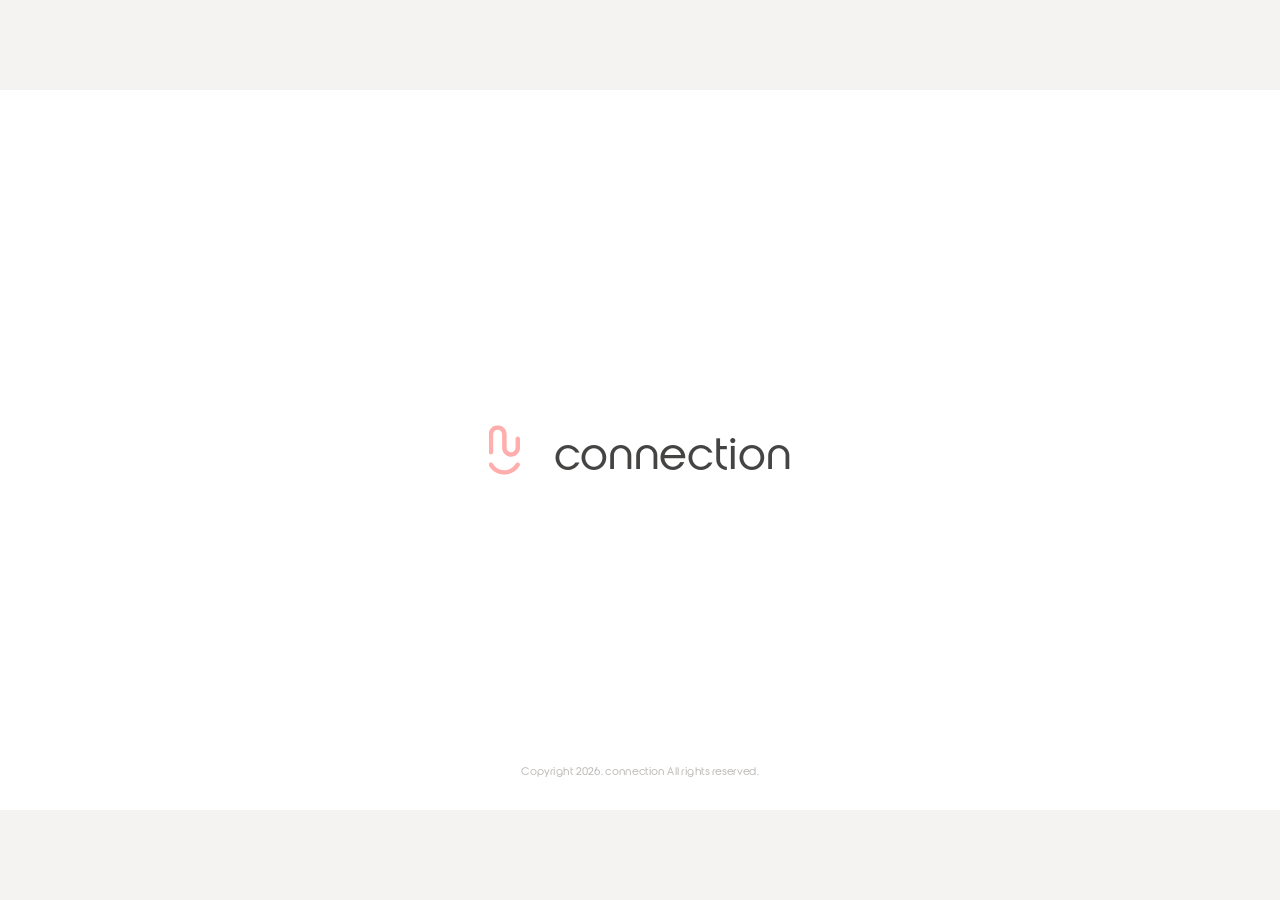
<file: index.html>
<!DOCTYPE html>
<html lang="ko">
<head>
<meta charset="UTF-8">
<meta name="viewport" content="width=device-width, initial-scale=1.0">
<title>홈 화면</title>
<link rel="stylesheet" href="css/style.css">
<link rel="stylesheet" href="css/bluetooth-modal.css">
</head>
<body>
<div class="screen" data-node-id="141:818">

  <div class="splash-screen" id="splashScreen" data-node-id="78:956">
    <div class="splash-brand">
      <img class="splash-icon" src="assets/icons/group-connection.svg" alt="">
      <p class="splash-title">connection</p>
    </div>
    <p class="splash-copyright">Copyright 2026. connection All rights reserved.</p>
  </div>
  <script>
    // Runs immediately as the parser reaches it, before anything paints,
    // so a repeat visit never flashes the splash before js/splash.js
    // (loaded at the end of the page) gets a chance to act.
    if (localStorage.getItem('splashShown')) {
      document.getElementById('splashScreen').style.display = 'none';
    }
  </script>

  <!-- Header -->
  <div class="connection-header">
    <img class="connection-icon" src="assets/icons/group-connection.svg" alt="" data-node-id="141:821">
    <p class="connection-title" data-node-id="141:820">First connection</p>
  </div>

  <div class="status-bar" data-node-id="150:249">
    <span class="status-dot"><img src="assets/icons/dot.svg" alt=""></span>
    <span class="status-label">패치 연결 상태</span>
    <span class="status-value">ON</span>
    <span class="status-line"><img src="assets/icons/line-battery.svg" alt=""></span>
    <span class="status-battery">남은 배터리 80%</span>
  </div>

  <!-- Day summary -->
  <p class="day-label" data-node-id="142:909">Day</p>
  <p class="day-number" data-node-id="141:827">150</p>
  <p class="day-since" data-node-id="142:908">Since 2026.05.24</p>
  <a class="recent-record" href="today.html" data-node-id="211:855">
    <span>가장 최근 기록</span>
    <img src="assets/icons/arrow-back-active.svg" alt="" class="recent-record-arrow">
  </a>

  <!-- This month's record -->
  <section class="record-card record-card--month" aria-label="This month's record" data-node-id="150:276">
    <h2 class="card-title">This month's record</h2>
    <div class="chart chart--month">
      <img class="chart-line chart-line--front" src="assets/icons/chart-month-line1.svg" alt="">
      <img class="chart-line chart-line--back" src="assets/icons/chart-month-line2.svg" alt="">
    </div>
    <span class="legend-swatch legend-swatch--a"><img src="assets/icons/legend-line1.svg" alt=""></span>
    <p class="legend-label legend-label--a">This month</p>
    <span class="legend-swatch legend-swatch--b"><img src="assets/icons/legend-line2.svg" alt=""></span>
    <p class="legend-label legend-label--b">Last month</p>

    <span class="stat-dot stat-dot--1"><img src="assets/icons/ellipse-legend.svg" alt=""></span>
    <div class="stat-body stat-body--1">
      <p class="stat-label">이번 달 기록 횟수</p>
      <p class="stat-value"><span class="stat-number">16</span><span class="stat-unit">times</span></p>
    </div>

    <span class="stat-dot stat-dot--2"><img src="assets/icons/ellipse-legend.svg" alt=""></span>
    <div class="stat-body stat-body--2">
      <p class="stat-label">이번 달 총 기록 시간</p>
      <p class="stat-value">
        <span class="stat-number">200</span><span class="stat-unit">h</span>
        <span class="stat-number">56</span><span class="stat-unit">m</span>
      </p>
    </div>
  </section>

  <!-- This week's record -->
  <section class="record-card record-card--week" aria-label="This week's record" data-node-id="147:224">
    <h2 class="card-title">This week's record</h2>
    <div class="chart chart--week">
      <img class="chart-line chart-line--front" src="assets/icons/chart-week-line1.svg" alt="">
      <img class="chart-line chart-line--back" src="assets/icons/chart-week-line2.svg" alt="">
    </div>
    <span class="legend-swatch legend-swatch--a"><img src="assets/icons/legend-line1.svg" alt=""></span>
    <p class="legend-label legend-label--a">This week</p>
    <span class="legend-swatch legend-swatch--b"><img src="assets/icons/legend-line2.svg" alt=""></span>
    <p class="legend-label legend-label--b">Last week</p>

    <span class="stat-dot stat-dot--1"><img src="assets/icons/ellipse-legend.svg" alt=""></span>
    <div class="stat-body stat-body--1">
      <p class="stat-label">이번 주 기록 횟수</p>
      <p class="stat-value"><span class="stat-number">2</span><span class="stat-unit">times</span></p>
    </div>

    <span class="stat-dot stat-dot--2"><img src="assets/icons/ellipse-legend.svg" alt=""></span>
    <div class="stat-body stat-body--2">
      <p class="stat-label">이번 주 총 기록 시간</p>
      <p class="stat-value">
        <span class="stat-number">4</span><span class="stat-unit">h</span>
        <span class="stat-number">12</span><span class="stat-unit">m</span>
      </p>
    </div>
  </section>

  <!-- Side navigation -->
  <nav class="sidenav" id="homeSidenav" aria-label="주 메뉴">
    <ul>
      <li class="nav-item nav-item--active">
        <span class="nav-content"><img src="assets/icons/home-active.svg" alt=""><span class="nav-content--active">메인 화면</span></span>
      </li>
      <li class="nav-item">
        <button type="button" class="nav-content nav-link bt-connect-trigger"
                data-icon-default="assets/icons/bluetooth.svg"
                data-icon-active="assets/icons/bluetooth-active.svg">
          <img src="assets/icons/bluetooth.svg" alt=""><span>블루투스</span>
        </button>
      </li>
      <li class="nav-item">
        <a class="nav-content nav-link" href="record.html"
           data-icon-default="assets/icons/album.svg"
           data-icon-active="assets/icons/album-active.svg">
          <img src="assets/icons/album.svg" alt="">
          <span>기록 시작</span>
        </a>
      </li>
      <li class="nav-item">
        <a class="nav-content nav-link" href="calendar.html"
           data-icon-default="assets/icons/calendar-today.svg"
           data-icon-active="assets/icons/calendar-today-active.svg">
          <img src="assets/icons/calendar-today.svg" alt="">
          <span>캘린더</span>
        </a>
      </li>
      <li class="nav-item">
        <span class="nav-content"><img src="assets/icons/account-circle.svg" alt=""><span>마이홈</span></span>
      </li>
      <li class="nav-item">
        <span class="nav-content"><img src="assets/icons/brightness5.svg" alt=""><span>설정</span></span>
      </li>
    </ul>
  </nav>

  <div class="bt-scrim" id="btScrim"></div>
  <div class="bt-dialog" id="btConfirmDialog" role="dialog" aria-modal="true" aria-labelledby="btConfirmTitle">
    <p class="bt-dialog-title" id="btConfirmTitle">패치와 연결하시겠습니까?</p>
    <button type="button" class="bt-dialog-btn bt-dialog-btn--cancel" id="btCancelBtn">취소</button>
    <button type="button" class="bt-dialog-btn bt-dialog-btn--connect" id="btConnectBtn">연결하기</button>
  </div>
  <div class="bt-dialog" id="btSuccessDialog" role="dialog" aria-modal="true" aria-labelledby="btSuccessTitle">
    <p class="bt-dialog-title" id="btSuccessTitle">패치와 연결되었습니다</p>
    <button type="button" class="bt-dialog-btn bt-dialog-btn--close" id="btCloseBtn">창 닫기</button>
  </div>

</div>
<script src="js/stage.js"></script>
<script src="js/splash.js"></script>
<script src="js/nav-link.js"></script>
<script src="js/home-sidebar-exit.js"></script>
<script src="js/led-serial.js"></script>
<script src="js/led-wifi.js"></script>
<script src="js/led-transport.js"></script>
<script src="js/bluetooth-connect.js"></script>
</body>
</html>
</file>
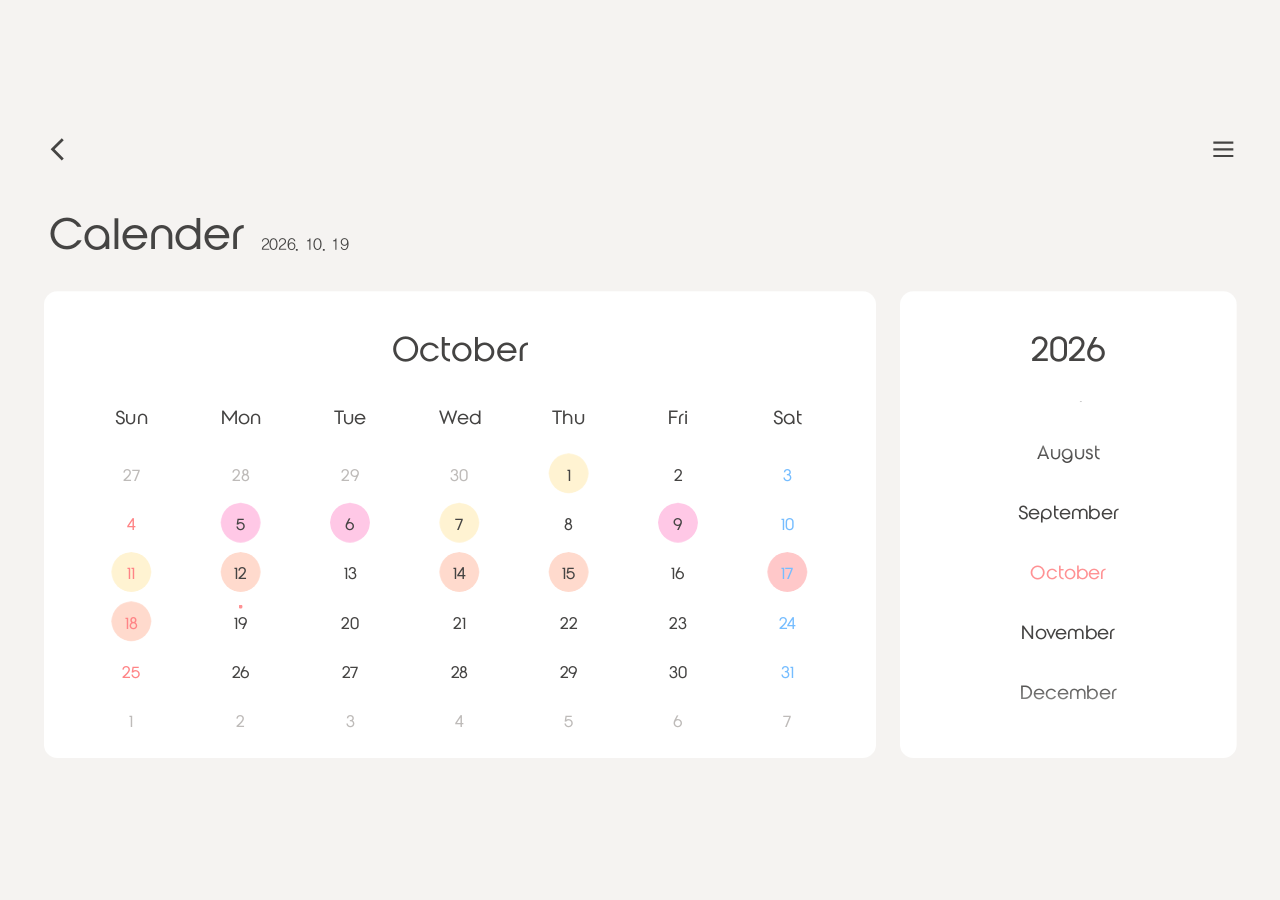
<file: calendar.html>
<!DOCTYPE html>
<html lang="ko">
<head>
<meta charset="UTF-8">
<meta name="viewport" content="width=device-width, initial-scale=1.0">
<title>캘린더</title>
<link rel="stylesheet" href="css/style.css">
<link rel="stylesheet" href="css/calendar.css">
<link rel="stylesheet" href="css/bluetooth-modal.css">
</head>
<body>
<div class="screen" data-node-id="90:191">

  <header class="cal-topbar">
    <a class="icon-btn" href="index.html" aria-label="홈 화면으로 돌아가기">
      <img src="assets/icons/arrow-back-ios-new.svg" alt="">
    </a>
    <button class="icon-btn" type="button" id="menuToggle" aria-label="메뉴" aria-expanded="false" aria-controls="sideMenu">
      <img src="assets/icons/dehaze.svg" alt="">
    </button>
  </header>

  <div class="cal-title-row">
    <h1 class="cal-title">Calender</h1>
    <p class="cal-date">2026. 10. 19</p>
  </div>

  <section class="cal-card" aria-label="October calendar">
    <h2 class="cal-month">October</h2>

    <div class="cal-weekdays">
      <span class="cal-weekday">Sun</span>
      <span class="cal-weekday">Mon</span>
      <span class="cal-weekday">Tue</span>
      <span class="cal-weekday">Wed</span>
      <span class="cal-weekday">Thu</span>
      <span class="cal-weekday">Fri</span>
      <span class="cal-weekday">Sat</span>
    </div>

    <div class="cal-grid">
      <!-- Row 1: Sep 27 - Oct 3 -->
      <div class="cal-day cal-day--muted"><span class="cal-day-num">27</span></div>
      <div class="cal-day cal-day--muted"><span class="cal-day-num">28</span></div>
      <div class="cal-day cal-day--muted"><span class="cal-day-num">29</span></div>
      <div class="cal-day cal-day--muted"><span class="cal-day-num">30</span></div>
      <div class="cal-day cal-day--mark cal-day--mark-4"><span class="cal-day-num">1</span></div>
      <div class="cal-day"><span class="cal-day-num">2</span></div>
      <div class="cal-day cal-day--sat"><span class="cal-day-num">3</span></div>

      <!-- Row 2: Oct 4-10 -->
      <div class="cal-day cal-day--sun"><span class="cal-day-num">4</span></div>
      <div class="cal-day cal-day--mark cal-day--mark-3"><span class="cal-day-num">5</span></div>
      <div class="cal-day cal-day--mark cal-day--mark-3"><span class="cal-day-num">6</span></div>
      <div class="cal-day cal-day--mark cal-day--mark-4"><span class="cal-day-num">7</span></div>
      <div class="cal-day"><span class="cal-day-num">8</span></div>
      <div class="cal-day cal-day--mark cal-day--mark-3"><span class="cal-day-num">9</span></div>
      <div class="cal-day cal-day--sat"><span class="cal-day-num">10</span></div>

      <!-- Row 3: Oct 11-17 -->
      <div class="cal-day cal-day--sun cal-day--mark cal-day--mark-4"><span class="cal-day-num">11</span></div>
      <div class="cal-day cal-day--mark cal-day--mark-2"><span class="cal-day-num">12</span></div>
      <div class="cal-day"><span class="cal-day-num">13</span></div>
      <div class="cal-day cal-day--mark cal-day--mark-2"><span class="cal-day-num">14</span></div>
      <div class="cal-day cal-day--mark cal-day--mark-2"><span class="cal-day-num">15</span></div>
      <div class="cal-day"><span class="cal-day-num">16</span></div>
      <div class="cal-day cal-day--sat cal-day--mark cal-day--mark-1"><span class="cal-day-num">17</span></div>

      <!-- Row 4: Oct 18-24 -->
      <div class="cal-day cal-day--sun cal-day--mark cal-day--mark-2"><span class="cal-day-num">18</span></div>
      <a class="cal-day cal-day--today" href="today.html" aria-label="오늘의 기록 보러가기">
        <span class="cal-today-dot"><img src="assets/icons/cal-dot-small.svg" alt=""></span>
        <span class="cal-day-num">19</span>
      </a>
      <div class="cal-day"><span class="cal-day-num">20</span></div>
      <div class="cal-day"><span class="cal-day-num">21</span></div>
      <div class="cal-day"><span class="cal-day-num">22</span></div>
      <div class="cal-day"><span class="cal-day-num">23</span></div>
      <div class="cal-day cal-day--sat"><span class="cal-day-num">24</span></div>

      <!-- Row 5: Oct 25-31 -->
      <div class="cal-day cal-day--sun"><span class="cal-day-num">25</span></div>
      <div class="cal-day"><span class="cal-day-num">26</span></div>
      <div class="cal-day"><span class="cal-day-num">27</span></div>
      <div class="cal-day"><span class="cal-day-num">28</span></div>
      <div class="cal-day"><span class="cal-day-num">29</span></div>
      <div class="cal-day"><span class="cal-day-num">30</span></div>
      <div class="cal-day cal-day--sat"><span class="cal-day-num">31</span></div>

      <!-- Row 6: Nov 1-7 -->
      <div class="cal-day cal-day--muted"><span class="cal-day-num">1</span></div>
      <div class="cal-day cal-day--muted"><span class="cal-day-num">2</span></div>
      <div class="cal-day cal-day--muted"><span class="cal-day-num">3</span></div>
      <div class="cal-day cal-day--muted"><span class="cal-day-num">4</span></div>
      <div class="cal-day cal-day--muted"><span class="cal-day-num">5</span></div>
      <div class="cal-day cal-day--muted"><span class="cal-day-num">6</span></div>
      <div class="cal-day cal-day--muted"><span class="cal-day-num">7</span></div>
    </div>
  </section>

  <aside class="month-panel" aria-label="월 선택">
    <h2 class="month-panel-year">2026</h2>
    <div class="month-picker">
      <div class="month-scroll" id="monthScroll">
        <ul class="month-list" id="monthList">
          <li data-month="January">January</li>
          <li data-month="February">February</li>
          <li data-month="March">March</li>
          <li data-month="April">April</li>
          <li data-month="May">May</li>
          <li data-month="June">June</li>
          <li data-month="July">July</li>
          <li data-month="August">August</li>
          <li data-month="September">September</li>
          <li data-month="October" class="month-list-item--current">October</li>
          <li data-month="November">November</li>
          <li data-month="December">December</li>
        </ul>
      </div>
      <div class="month-picker-fade month-picker-fade--top"></div>
      <div class="month-picker-fade month-picker-fade--bottom"></div>
    </div>
  </aside>

  <div class="menu-scrim" id="menuScrim"></div>
  <nav class="sidenav sidenav--drawer" id="sideMenu" aria-label="주 메뉴">
    <ul>
      <li class="nav-item">
        <a class="nav-content nav-link" href="index.html"
           data-icon-default="assets/icons/home.svg"
           data-icon-active="assets/icons/home-active.svg">
          <img src="assets/icons/home.svg" alt="">
          <span>메인 화면</span>
        </a>
      </li>
      <li class="nav-item">
        <button type="button" class="nav-content nav-link bt-connect-trigger"
                data-icon-default="assets/icons/bluetooth.svg"
                data-icon-active="assets/icons/bluetooth-active.svg">
          <img src="assets/icons/bluetooth.svg" alt=""><span>블루투스</span>
        </button>
      </li>
      <li class="nav-item">
        <a class="nav-content nav-link" href="record.html"
           data-icon-default="assets/icons/album.svg"
           data-icon-active="assets/icons/album-active.svg">
          <img src="assets/icons/album.svg" alt="">
          <span>기록 시작</span>
        </a>
      </li>
      <li class="nav-item">
        <span class="nav-content"><img src="assets/icons/calendar-today-active.svg" alt=""><span class="nav-content--active">캘린더</span></span>
      </li>
      <li class="nav-item">
        <span class="nav-content"><img src="assets/icons/account-circle.svg" alt=""><span>마이홈</span></span>
      </li>
      <li class="nav-item">
        <span class="nav-content"><img src="assets/icons/brightness5.svg" alt=""><span>설정</span></span>
      </li>
    </ul>
  </nav>

  <div class="bt-scrim" id="btScrim"></div>
  <div class="bt-dialog" id="btConfirmDialog" role="dialog" aria-modal="true" aria-labelledby="btConfirmTitle">
    <p class="bt-dialog-title" id="btConfirmTitle">패치와 연결하시겠습니까?</p>
    <button type="button" class="bt-dialog-btn bt-dialog-btn--cancel" id="btCancelBtn">취소</button>
    <button type="button" class="bt-dialog-btn bt-dialog-btn--connect" id="btConnectBtn">연결하기</button>
  </div>
  <div class="bt-dialog" id="btSuccessDialog" role="dialog" aria-modal="true" aria-labelledby="btSuccessTitle">
    <p class="bt-dialog-title" id="btSuccessTitle">패치와 연결되었습니다</p>
    <button type="button" class="bt-dialog-btn bt-dialog-btn--close" id="btCloseBtn">창 닫기</button>
  </div>

</div>
<script src="js/stage.js"></script>
<script src="js/calendar.js"></script>
<script src="js/side-menu.js"></script>
<script src="js/nav-link.js"></script>
<script src="js/led-serial.js"></script>
<script src="js/led-wifi.js"></script>
<script src="js/led-transport.js"></script>
<script src="js/bluetooth-connect.js"></script>
</body>
</html>
</file>
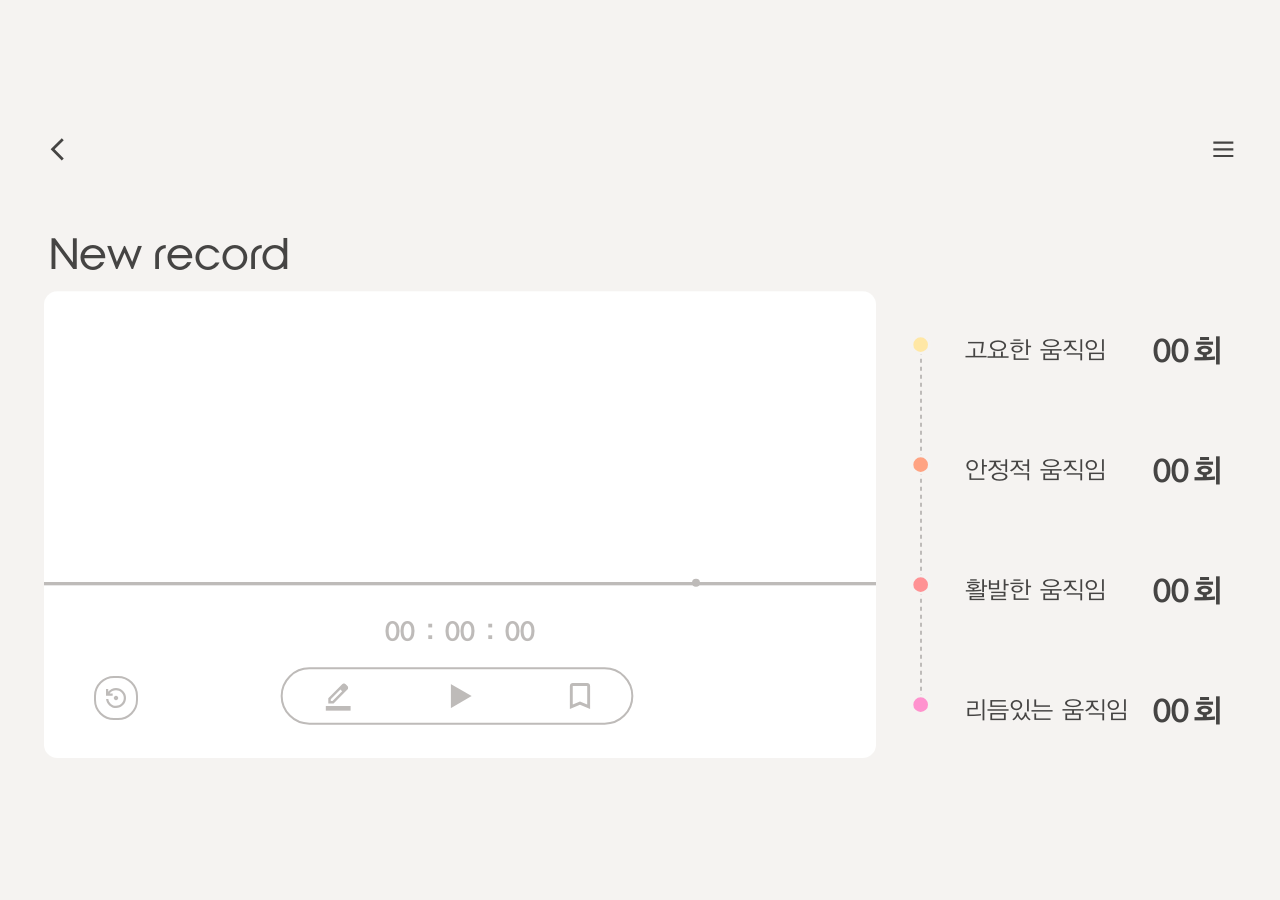
<file: record.html>
<!DOCTYPE html>
<html lang="ko">
<head>
<meta charset="UTF-8">
<meta name="viewport" content="width=device-width, initial-scale=1.0">
<title>새 기록</title>
<link rel="stylesheet" href="css/style.css">
<link rel="stylesheet" href="css/calendar.css">
<link rel="stylesheet" href="css/record.css">
<link rel="stylesheet" href="css/bluetooth-modal.css">
</head>
<body>
<div class="screen" data-node-id="139:186">

  <header class="cal-topbar">
    <a class="icon-btn" href="index.html" aria-label="홈 화면으로 돌아가기">
      <img src="assets/icons/arrow-back-ios-new.svg" alt="">
    </a>
    <button class="icon-btn" type="button" id="menuToggle" aria-label="메뉴" aria-expanded="false" aria-controls="sideMenu">
      <img src="assets/icons/dehaze.svg" alt="">
    </button>
  </header>

  <h1 class="record-title">New record</h1>

  <section class="record-card" id="recordCard" aria-label="녹화 기록">
    <div class="record-chart">
      <div class="record-waveform-clip">
        <div class="record-waveform" id="recordWaveform">
          <div class="record-waveform-inset">
            <img src="assets/icons/record-waveform.svg" alt="">
          </div>
        </div>
      </div>
      <span class="record-baseline record-baseline--left"></span>
      <span class="record-baseline record-baseline--right"></span>
      <span class="record-dot"></span>

      <div class="record-tooltip record-tooltip--1">
        <img src="assets/icons/record-tooltip-bubble.svg" alt="">
        <p>미세한 움직임이 포착되었어요</p>
      </div>
      <div class="record-tooltip record-tooltip--2">
        <img src="assets/icons/record-tooltip-bubble.svg" alt="">
        <p>딸꾹질 소리가 들려오고 있어요</p>
      </div>
      <div class="record-tooltip record-tooltip--3">
        <img src="assets/icons/record-tooltip-bubble.svg" alt="">
        <p>아이가 몸을 크게 뒤집었어요</p>
      </div>
      <div class="record-tooltip record-tooltip--4">
        <img src="assets/icons/record-tooltip-bubble.svg" alt="">
        <p>아이가 팔다리를 쭉 뻗고 있어요</p>
      </div>
      <div class="record-tooltip record-tooltip--5">
        <img src="assets/icons/record-tooltip-bubble.svg" alt="">
        <p>규칙적인 잔진동이 느껴져요</p>
      </div>
      <div class="record-tooltip record-tooltip--6">
        <img src="assets/icons/record-tooltip-bubble.svg" alt="">
        <p>손가락을 작게 꼼지락거려요</p>
      </div>
      <div class="record-tooltip record-tooltip--7">
        <img src="assets/icons/record-tooltip-bubble.svg" alt="">
        <p>갑작스럽게 몸이 움직였어요</p>
      </div>
    </div>

    <img class="record-divider" src="assets/icons/record-divider.svg" alt="">

    <div class="record-legend">
      <div class="record-legend-row record-legend-row--1">
        <span class="record-legend-label">고요한 움직임</span>
        <span class="record-legend-count"><span>00</span><span>회</span></span>
      </div>
      <div class="record-legend-row record-legend-row--2">
        <span class="record-legend-label">안정적 움직임</span>
        <span class="record-legend-count"><span>00</span><span>회</span></span>
      </div>
      <div class="record-legend-row record-legend-row--3">
        <span class="record-legend-label">활발한 움직임</span>
        <span class="record-legend-count"><span>00</span><span>회</span></span>
      </div>
      <div class="record-legend-row record-legend-row--4">
        <span class="record-legend-label">리듬있는 움직임</span>
        <span class="record-legend-count"><span>00</span><span>회</span></span>
      </div>
    </div>

    <p class="record-timer">00 : 00 : 00</p>
    <div class="record-controls-pill"></div>
    <img class="record-controls" src="assets/icons/record-controls-notriangle.svg" alt="녹화 컨트롤">
    <button class="record-play-btn" id="recordPlayBtn" type="button" aria-label="무빙 재생">
      <svg class="record-play-icon" id="recordPlayIcon" viewBox="0 0 31.5 36.373" aria-hidden="true">
        <path d="M31.5 18.187 L0 36.373 L0 0 Z" fill="currentColor"></path>
      </svg>
      <svg class="record-pause-icon is-icon-hidden" id="recordPauseIcon" viewBox="0 0 34.093 39.338" aria-hidden="true">
        <rect x="0" y="0" width="13.113" height="39.338" fill="currentColor"></rect>
        <rect x="20.98" y="0" width="13.113" height="39.338" fill="currentColor"></rect>
      </svg>
    </button>
    <button class="nav-link record-reset-btn" id="recordResetBtn" type="button" aria-label="기록 초기화"
            data-icon-default="assets/icons/record-reset.svg"
            data-icon-active="assets/icons/record-reset-active.svg">
      <img src="assets/icons/record-reset.svg" alt="">
    </button>
  </section>

  <div class="menu-scrim" id="menuScrim"></div>
  <nav class="sidenav sidenav--drawer" id="sideMenu" aria-label="주 메뉴">
    <ul>
      <li class="nav-item">
        <a class="nav-content nav-link" href="index.html"
           data-icon-default="assets/icons/home.svg"
           data-icon-active="assets/icons/home-active.svg">
          <img src="assets/icons/home.svg" alt="">
          <span>메인 화면</span>
        </a>
      </li>
      <li class="nav-item">
        <button type="button" class="nav-content nav-link bt-connect-trigger"
                data-icon-default="assets/icons/bluetooth.svg"
                data-icon-active="assets/icons/bluetooth-active.svg">
          <img src="assets/icons/bluetooth.svg" alt=""><span>블루투스</span>
        </button>
      </li>
      <li class="nav-item">
        <span class="nav-content"><img src="assets/icons/album-active.svg" alt=""><span class="nav-content--active">기록 시작</span></span>
      </li>
      <li class="nav-item">
        <a class="nav-content nav-link" href="calendar.html"
           data-icon-default="assets/icons/calendar-today.svg"
           data-icon-active="assets/icons/calendar-today-active.svg">
          <img src="assets/icons/calendar-today.svg" alt="">
          <span>캘린더</span>
        </a>
      </li>
      <li class="nav-item">
        <span class="nav-content"><img src="assets/icons/account-circle.svg" alt=""><span>마이홈</span></span>
      </li>
      <li class="nav-item">
        <span class="nav-content"><img src="assets/icons/brightness5.svg" alt=""><span>설정</span></span>
      </li>
    </ul>
  </nav>

  <div class="bt-scrim" id="btScrim"></div>
  <div class="bt-dialog" id="btConfirmDialog" role="dialog" aria-modal="true" aria-labelledby="btConfirmTitle">
    <p class="bt-dialog-title" id="btConfirmTitle">패치와 연결하시겠습니까?</p>
    <button type="button" class="bt-dialog-btn bt-dialog-btn--cancel" id="btCancelBtn">취소</button>
    <button type="button" class="bt-dialog-btn bt-dialog-btn--connect" id="btConnectBtn">연결하기</button>
  </div>
  <div class="bt-dialog" id="btSuccessDialog" role="dialog" aria-modal="true" aria-labelledby="btSuccessTitle">
    <p class="bt-dialog-title" id="btSuccessTitle">패치와 연결되었습니다</p>
    <button type="button" class="bt-dialog-btn bt-dialog-btn--close" id="btCloseBtn">창 닫기</button>
  </div>

  <div class="bt-scrim" id="resetScrim"></div>
  <div class="bt-dialog" id="resetConfirmDialog" role="dialog" aria-modal="true" aria-labelledby="resetConfirmTitle">
    <p class="bt-dialog-title" id="resetConfirmTitle">기록을 초기화하시겠습니까?</p>
    <button type="button" class="bt-dialog-btn reset-dialog-btn--yes" id="resetYesBtn">예</button>
    <button type="button" class="bt-dialog-btn reset-dialog-btn--no" id="resetNoBtn">아니오</button>
  </div>

  <div class="bt-scrim" id="completeScrim"></div>
  <div class="bt-dialog" id="completeDialog" role="dialog" aria-modal="true" aria-labelledby="completeTitle">
    <p class="bt-dialog-title" id="completeTitle">기록이 완료되었습니다</p>
    <button type="button" class="bt-dialog-btn complete-dialog-btn--go" id="completeGoBtn">오늘의 기록 보러가기</button>
  </div>

</div>
<script src="js/stage.js"></script>
<script src="js/side-menu.js"></script>
<script src="js/nav-link.js"></script>
<script src="js/record-motion.js"></script>
<script src="js/record-reset.js"></script>
<script src="js/record-complete.js"></script>
<script src="js/led-serial.js"></script>
<script src="js/led-wifi.js"></script>
<script src="js/led-transport.js"></script>
<script src="js/led-sync.js"></script>
<script src="js/bluetooth-connect.js"></script>
</body>
</html>
</file>
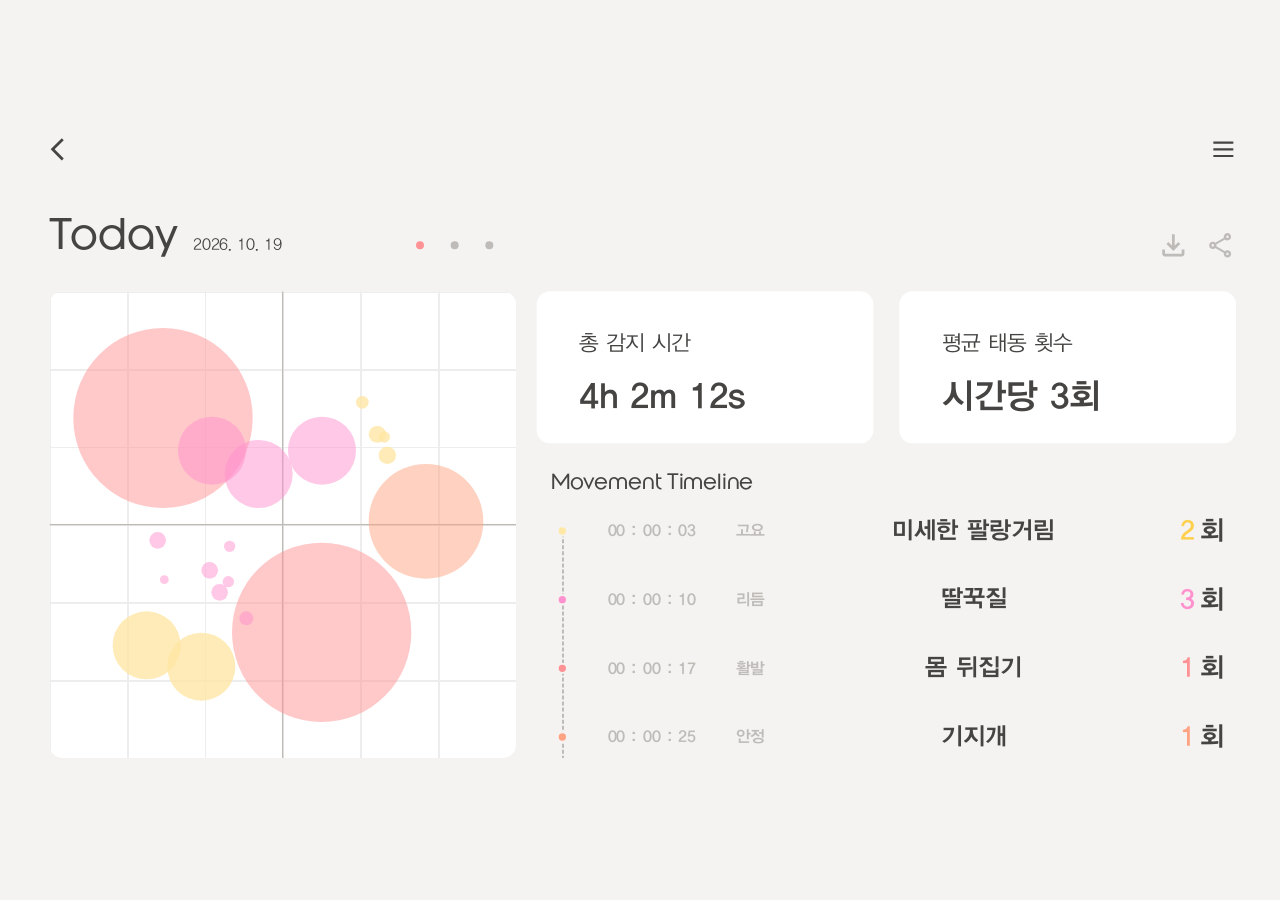
<file: today.html>
<!DOCTYPE html>
<html lang="ko">
<head>
<meta charset="UTF-8">
<meta name="viewport" content="width=device-width, initial-scale=1.0">
<title>오늘의 기록</title>
<link rel="stylesheet" href="css/style.css">
<link rel="stylesheet" href="css/calendar.css">
<link rel="stylesheet" href="css/today.css">
<link rel="stylesheet" href="css/bluetooth-modal.css">
</head>
<body>
<div class="screen" data-node-id="78:965">

  <header class="cal-topbar">
    <a class="icon-btn" href="calendar.html" aria-label="캘린더로 돌아가기">
      <img src="assets/icons/arrow-back-ios-new.svg" alt="">
    </a>
    <button class="icon-btn" type="button" id="menuToggle" aria-label="메뉴" aria-expanded="false" aria-controls="sideMenu">
      <img src="assets/icons/dehaze.svg" alt="">
    </button>
  </header>

  <div class="today-title-row">
    <h1 class="today-title">Today</h1>
    <p class="today-date">2026. 10. 19</p>
  </div>

  <div class="today-dots" id="chartDots">
    <button type="button" class="today-dot is-active" data-page="0" aria-label="버블 차트 보기"></button>
    <button type="button" class="today-dot" data-page="1" aria-label="시간대별 차트 보기"></button>
    <button type="button" class="today-dot" data-page="2" aria-label="파형 차트 보기"></button>
  </div>

  <button type="button" class="today-icon-btn today-download-btn" id="todayDownloadBtn" aria-label="다운로드">
    <img src="assets/icons/today-download.svg" alt="">
  </button>
  <button type="button" class="today-icon-btn today-share-btn" id="todayShareBtn" aria-label="공유">
    <img src="assets/icons/today-share.svg" alt="">
  </button>

  <div class="today-chart" id="chartViewport">
    <div class="today-chart-track" id="chartTrack">

      <section class="today-chart-page today-bubble-card" aria-label="움직임 버블 차트">
        <div class="today-bubble-grid"></div>
        <span class="today-bubble-grid-cross today-bubble-grid-cross--v"></span>
        <span class="today-bubble-grid-cross today-bubble-grid-cross--h"></span>
        <div class="today-bubble-group" data-group="big1">
          <span class="today-bubble" style="left:36.07px; top:55.15px; width:269.394px; height:269.394px; background:#FF9294; opacity:.5; animation-name: today-pop-0"></span>
        </div>
        <div class="today-bubble-group" data-group="big2">
          <span class="today-bubble" style="left:274px; top:377px; width:269.394px; height:269.394px; background:#FF9294; opacity:.5; animation-name: today-pop-0"></span>
        </div>
        <div class="today-bubble-group" data-group="scatter4">
          <span class="today-bubble" style="left:494.25px; top:233.33px; width:25.455px; height:25.455px; background:#FFE7A6; opacity:.8; animation-name: today-pop-1"></span>
          <span class="today-bubble" style="left:494.25px; top:210px; width:16.97px; height:16.97px; background:#FFE7A6; opacity:.8; animation-name: today-pop-1"></span>
          <span class="today-bubble" style="left:479.4px; top:201.52px; width:25.455px; height:25.455px; background:#FFE7A6; opacity:.8; animation-name: today-pop-1"></span>
          <span class="today-bubble" style="left:460.31px; top:156.97px; width:19.091px; height:19.091px; background:#FFE7A6; opacity:.8; animation-name: today-pop-1"></span>
        </div>
        <div class="today-bubble-group" data-group="scatter7">
          <span class="today-bubble" style="left:227.77px; top:405.55px; width:25.455px; height:25.455px; background:#FF92CE; opacity:.5; animation-name: today-pop-1"></span>
          <span class="today-bubble" style="left:259.59px; top:426.76px; width:16.97px; height:16.97px; background:#FF92CE; opacity:.5; animation-name: today-pop-1"></span>
          <span class="today-bubble" style="left:243px; top:439px; width:25.455px; height:25.455px; background:#FF92CE; opacity:.5; animation-name: today-pop-1"></span>
          <span class="today-bubble" style="left:261.71px; top:373.73px; width:16.97px; height:16.97px; background:#FF92CE; opacity:.5; animation-name: today-pop-1"></span>
          <span class="today-bubble" style="left:285.04px; top:479.79px; width:21.212px; height:21.212px; background:#FF92CE; opacity:.5; animation-name: today-pop-1"></span>
          <span class="today-bubble" style="left:150px; top:361px; width:25.455px; height:25.455px; background:#FF92CE; opacity:.5; animation-name: today-pop-1"></span>
          <span class="today-bubble" style="left:166px; top:426px; width:12.727px; height:12.727px; background:#FF92CE; opacity:.5; animation-name: today-pop-1"></span>
        </div>
        <div class="today-bubble-group" data-group="single">
          <span class="today-bubble" style="left:479.4px; top:258.79px; width:171.818px; height:171.818px; background:#FFA382; opacity:.5; animation-name: today-pop-2"></span>
        </div>
        <div class="today-bubble-group" data-group="trio">
          <span class="today-bubble" style="left:193px; top:188px; width:101.818px; height:101.818px; background:#FF92CE; opacity:.5; animation-name: today-pop-3"></span>
          <span class="today-bubble" style="left:263px; top:223px; width:101.818px; height:101.818px; background:#FF92CE; opacity:.5; animation-name: today-pop-3"></span>
          <span class="today-bubble" style="left:358px; top:188px; width:101.818px; height:101.818px; background:#FF92CE; opacity:.5; animation-name: today-pop-3"></span>
        </div>
        <div class="today-bubble-group" data-group="pair">
          <span class="today-bubble" style="left:95px; top:480px; width:101.818px; height:101.818px; background:#FFE7A6; opacity:.8; animation-name: today-pop-3"></span>
          <span class="today-bubble" style="left:177px; top:512px; width:101.818px; height:101.818px; background:#FFE7A6; opacity:.8; animation-name: today-pop-3"></span>
        </div>

        <div class="today-bubble-tooltip today-bubble-tooltip--pair" data-tooltip-for="pair">
          <img src="assets/icons/today-tooltip-wide.svg" alt="">
          <p class="today-bubble-tooltip-time">00 : 00 : 03</p>
          <p class="today-bubble-tooltip-text">미세한 팔랑거림 <span style="color:#FF9294;">2</span>회</p>
        </div>
        <div class="today-bubble-tooltip today-bubble-tooltip--trio" data-tooltip-for="trio">
          <img src="assets/icons/today-tooltip-narrow.svg" alt="">
          <p class="today-bubble-tooltip-time">00 : 00 : 10</p>
          <p class="today-bubble-tooltip-text">딸꾹질 <span style="color:#FF9294;">3</span>회</p>
        </div>
        <div class="today-bubble-tooltip today-bubble-tooltip--single" data-tooltip-for="single">
          <img src="assets/icons/today-tooltip-narrow.svg" alt="">
          <p class="today-bubble-tooltip-time">00 : 00 : 25</p>
          <p class="today-bubble-tooltip-text">기지개 <span style="color:#FF9294;">1</span>회</p>
        </div>
        <div class="today-bubble-tooltip today-bubble-tooltip--scatter7" data-tooltip-for="scatter7">
          <img src="assets/icons/today-tooltip-wide.svg" alt="">
          <p class="today-bubble-tooltip-time">00 : 00 : 30</p>
          <p class="today-bubble-tooltip-text">규칙적인 잔진동 <span style="color:#FF9294;">8</span>회</p>
        </div>
        <div class="today-bubble-tooltip today-bubble-tooltip--scatter4" data-tooltip-for="scatter4">
          <img src="assets/icons/today-tooltip-narrow.svg" alt="">
          <p class="today-bubble-tooltip-time">00 : 00 : 36</p>
          <p class="today-bubble-tooltip-text">꼼지락 <span style="color:#FF9294;">4</span>회</p>
        </div>
        <div class="today-bubble-tooltip today-bubble-tooltip--big2" data-tooltip-for="big2">
          <img src="assets/icons/today-tooltip-medium.svg" alt="">
          <p class="today-bubble-tooltip-time">00 : 00 : 17</p>
          <p class="today-bubble-tooltip-text">몸 뒤집기 <span style="color:#FF9294;">1</span>회</p>
        </div>
        <div class="today-bubble-tooltip today-bubble-tooltip--big1" data-tooltip-for="big1">
          <img src="assets/icons/today-tooltip-medium.svg" alt="">
          <p class="today-bubble-tooltip-time">00 : 00 : 44</p>
          <p class="today-bubble-tooltip-text">움찔거림 <span style="color:#FF9294;">1</span>회</p>
        </div>
      </section>

      <section class="today-chart-page today-clock-card" aria-label="시간대별 차트">
        <svg class="today-clock-svg" viewBox="0 0 702.121 700" fill="none" xmlns="http://www.w3.org/2000/svg">
          <rect width="702.121" height="700" rx="42.4242" fill="white"/>
          <path d="M351.682 42.4242L351.682 201.812" stroke-width="2.12121" stroke="#D9D9D9"/>
          <path d="M553.905 348.939C553.905 461.209 462.892 552.222 350.622 552.222C238.352 552.222 147.339 461.209 147.339 348.939C147.339 236.669 238.352 145.656 350.622 145.656C462.892 145.656 553.905 236.669 553.905 348.939Z" stroke-width="2.12121" stroke="#D9D9D9"/>
          <path d="M604.992 348.94C604.992 489.424 491.107 603.308 350.623 603.308C210.139 603.308 96.2541 489.424 96.2541 348.94C96.2541 208.456 210.139 94.5711 350.623 94.5711C491.107 94.5711 604.992 208.456 604.992 348.94Z" stroke-width="2.12121" stroke="#D9D9D9"/>
          <path d="M656.076 348.939C656.076 517.637 519.319 654.394 350.621 654.394C181.924 654.394 45.1669 517.637 45.1669 348.939C45.1669 180.242 181.924 43.4848 350.621 43.4848C519.319 43.4848 656.076 180.242 656.076 348.939Z" stroke-width="2.12121" stroke="#D9D9D9"/>
          <path class="today-clock-vector today-clock-vector--3" data-clock-index="3" d="M245.099 102.548C238.285 144.687 239.465 134.882 209.885 155.97C180.306 177.058 211.719 191.449 153.544 236.103C95.3689 280.758 83.1178 327.483 154.953 387.934C226.787 448.386 118.331 541.171 218.337 566.477C318.342 591.782 309.697 635.303 366.232 625.522C457.985 609.648 392.995 532.736 484.549 552.418C576.104 572.1 574.627 538.281 599.242 487.879C621.515 442.273 713.788 359.545 663.433 289.525C618.385 226.885 667.121 194.091 570.47 186.899C457.051 178.459 502.858 162.987 500.043 102.548C497.772 53.7959 426.799 26.6326 383.135 87.0839C339.47 147.535 297.889 82.5151 285.232 73.0757C272.576 63.6364 251.516 62.8588 245.099 102.548Z" fill="#FFE7A6" fill-opacity="0.5"/>
          <path class="today-clock-vector today-clock-vector--2" data-clock-index="2" d="M399.4 112.699C387.274 127.822 366.303 144.008 338.763 142.251C311.223 140.495 265.434 115.514 251.332 142.251C237.231 168.989 256.973 181.655 206.207 225.28C155.441 268.904 216.08 264.683 178.004 336.453C139.928 408.223 231.657 437.775 233 454.662C240.05 543.319 261.615 517.559 296.456 540.505C373.546 591.275 481.188 474.364 523.493 474.364C565.798 474.364 529.135 439.182 554.517 418.073C579.898 396.965 622.206 385.707 599.644 363.19C581.594 345.178 577.081 312.529 577.081 298.457C596.823 190.098 502.342 142.251 476.959 142.251C456.653 142.251 446.876 129.117 444.525 122.55C438.415 107.539 421.532 85.0968 399.4 112.699Z" fill="#FFA382" fill-opacity="0.4"/>
          <path class="today-clock-vector today-clock-vector--1" data-clock-index="1" d="M241.16 204.146C265.349 184.777 260.983 148.01 313.843 174.024C366.703 200.038 373.047 185.799 408.992 178.132C453.923 168.547 529.249 194.562 525.285 249.329C522.113 293.143 547.75 327.372 559.644 332.849C571.537 338.326 573.387 356.673 559.644 364.34C542.464 373.924 514.712 431.43 510.748 453.337C506.783 475.244 501.497 490.305 465.817 494.412C430.136 498.52 391.812 566.979 327.058 525.904C262.304 484.828 286.091 509.473 238.517 468.398C200.457 435.538 210.765 398.57 194.907 379.401C179.049 360.232 202.836 364.34 185.656 323.265C168.476 282.19 201.71 235.734 241.16 204.146Z" fill="#FF9294" fill-opacity="0.5"/>
          <path class="today-clock-vector today-clock-vector--0" data-clock-index="0" d="M371.384 173.146C309.582 147.145 295.392 188.92 256.354 223.71C190.28 282.596 177.282 359.601 229.741 430.959C270.967 487.038 264.918 533.674 395.334 492.839C525.525 452.074 527.544 375.087 528.377 343.318L528.381 343.154C529.212 311.486 502.63 319.819 514.26 253.983C525.889 188.147 446.975 229.815 451.128 196.481C455.505 161.352 448.636 205.648 371.384 173.146Z" fill="#FF92CE" fill-opacity="0.8"/>
          <circle cx="350.621" cy="348.939" r="153.258" fill="white"/>
        </svg>
        <div class="today-clock-label" data-clock-label="0">
          <p class="today-clock-label-title">고요한 움직임</p>
          <p class="today-clock-label-value"><span style="color:#FF92CE;">30-38</span> dB</p>
        </div>
        <div class="today-clock-label" data-clock-label="1">
          <p class="today-clock-label-title">안정적인 움직임</p>
          <p class="today-clock-label-value"><span style="color:#FF9294;">38-48</span> dB</p>
        </div>
        <div class="today-clock-label" data-clock-label="2">
          <p class="today-clock-label-title">리듬있는 움직임</p>
          <p class="today-clock-label-value"><span style="color:#FFA382;">40-50</span> dB</p>
        </div>
        <div class="today-clock-label" data-clock-label="3">
          <p class="today-clock-label-title">활발한 움직임</p>
          <p class="today-clock-label-value"><span style="color:#FFD04E;">50-70</span> dB</p>
        </div>
      </section>

      <section class="today-chart-page today-wave-card" aria-label="파형 차트">
        <img class="today-wave-nav" src="assets/icons/today-page3-nav-arrows.svg" alt="">
        <button type="button" class="today-wave-nav-btn today-wave-nav-btn--prev" id="wavePrevBtn" aria-label="이전 구간 보기"></button>
        <button type="button" class="today-wave-nav-btn today-wave-nav-btn--next" id="waveNextBtn" aria-label="다음 구간 보기"></button>
        <div class="today-wave-clip">
          <img class="today-wave-img" id="waveImg" src="assets/icons/today-page3-waveform.svg" alt="">
        </div>
        <img class="today-wave-divider" src="assets/icons/today-page3-divider.svg" alt="">

        <div class="today-wave-tooltip today-wave-tooltip--wide" data-wave-tooltip="0">
          <img src="assets/icons/today-tooltip-wide.svg" alt="">
          <p class="today-wave-tooltip-time">00 : 00 : 03</p>
          <p class="today-wave-tooltip-text">미세한 팔랑거림 <span style="color:#FF9294;">2</span>회</p>
        </div>
        <div class="today-wave-tooltip today-wave-tooltip--narrow" data-wave-tooltip="1">
          <img src="assets/icons/today-tooltip-narrow.svg" alt="">
          <p class="today-wave-tooltip-time">00 : 00 : 10</p>
          <p class="today-wave-tooltip-text">딸꾹질 <span style="color:#FF9294;">3</span>회</p>
        </div>
        <div class="today-wave-tooltip today-wave-tooltip--medium" data-wave-tooltip="2">
          <img src="assets/icons/today-tooltip-medium.svg" alt="">
          <p class="today-wave-tooltip-time">00 : 00 : 17</p>
          <p class="today-wave-tooltip-text">몸 뒤집기 <span style="color:#FF9294;">1</span>회</p>
        </div>
        <div class="today-wave-tooltip today-wave-tooltip--narrow" data-wave-tooltip="3">
          <img src="assets/icons/today-tooltip-narrow.svg" alt="">
          <p class="today-wave-tooltip-time">00 : 00 : 25</p>
          <p class="today-wave-tooltip-text">기지개 <span style="color:#FF9294;">1</span>회</p>
        </div>
        <div class="today-wave-tooltip today-wave-tooltip--wide" data-wave-tooltip="4">
          <img src="assets/icons/today-tooltip-wide.svg" alt="">
          <p class="today-wave-tooltip-time">00 : 00 : 30</p>
          <p class="today-wave-tooltip-text">규칙적인 잔진동 <span style="color:#FF9294;">8</span>회</p>
        </div>
        <div class="today-wave-tooltip today-wave-tooltip--narrow" data-wave-tooltip="5">
          <img src="assets/icons/today-tooltip-narrow.svg" alt="">
          <p class="today-wave-tooltip-time">00 : 00 : 36</p>
          <p class="today-wave-tooltip-text">꼼지락 <span style="color:#FF9294;">4</span>회</p>
        </div>
        <div class="today-wave-tooltip today-wave-tooltip--medium" data-wave-tooltip="6">
          <img src="assets/icons/today-tooltip-medium.svg" alt="">
          <p class="today-wave-tooltip-time">00 : 00 : 44</p>
          <p class="today-wave-tooltip-text">움찔거림 <span style="color:#FF9294;">1</span>회</p>
        </div>
      </section>

    </div>
  </div>

  <div class="today-stat-card" style="left:805px; top:302px;">
    <p class="today-stat-label">총 감지 시간</p>
    <p class="today-stat-value">4h 2m 12s</p>
  </div>
  <div class="today-stat-card" style="left:1349px; top:302px;">
    <p class="today-stat-label">평균 태동 횟수</p>
    <p class="today-stat-value">시간당 3회</p>
  </div>

  <h2 class="today-timeline-title">Movement Timeline</h2>

  <div class="today-timeline">
    <div class="today-timeline-list">
      <div class="today-timeline-row">
        <div class="today-timeline-cluster">
          <span class="today-timeline-dot" style="background:#FFE7A5;"></span>
          <span class="today-timeline-time">00 : 00 : 03</span>
          <span class="today-timeline-tag">고요</span>
        </div>
        <span class="today-timeline-name">미세한 팔랑거림</span>
        <span class="today-timeline-count"><span style="color:#FFD04E;">2</span><span>회</span></span>
      </div>
      <div class="today-timeline-row">
        <div class="today-timeline-cluster">
          <span class="today-timeline-dot" style="background:#FF92CE;"></span>
          <span class="today-timeline-time">00 : 00 : 10</span>
          <span class="today-timeline-tag">리듬</span>
        </div>
        <span class="today-timeline-name">딸꾹질</span>
        <span class="today-timeline-count"><span style="color:#FF92CE;">3</span><span>회</span></span>
      </div>
      <div class="today-timeline-row">
        <div class="today-timeline-cluster">
          <span class="today-timeline-dot" style="background:#FF9294;"></span>
          <span class="today-timeline-time">00 : 00 : 17</span>
          <span class="today-timeline-tag">활발</span>
        </div>
        <span class="today-timeline-name">몸 뒤집기</span>
        <span class="today-timeline-count"><span style="color:#FF9294;">1</span><span>회</span></span>
      </div>
      <div class="today-timeline-row">
        <div class="today-timeline-cluster">
          <span class="today-timeline-dot" style="background:#FFA382;"></span>
          <span class="today-timeline-time">00 : 00 : 25</span>
          <span class="today-timeline-tag">안정</span>
        </div>
        <span class="today-timeline-name">기지개</span>
        <span class="today-timeline-count"><span style="color:#FFA382;">1</span><span>회</span></span>
      </div>
      <div class="today-timeline-row">
        <div class="today-timeline-cluster">
          <span class="today-timeline-dot" style="background:#FF92CE;"></span>
          <span class="today-timeline-time">00 : 00 : 30</span>
          <span class="today-timeline-tag">리듬</span>
        </div>
        <span class="today-timeline-name">규칙적인 잔진동</span>
        <span class="today-timeline-count"><span style="color:#FF92CE;">8</span><span>회</span></span>
      </div>
      <div class="today-timeline-row">
        <div class="today-timeline-cluster">
          <span class="today-timeline-dot" style="background:#FFE7A5;"></span>
          <span class="today-timeline-time">00 : 00 : 36</span>
          <span class="today-timeline-tag">고요</span>
        </div>
        <span class="today-timeline-name">꼼지락</span>
        <span class="today-timeline-count"><span style="color:#FFD04E;">4</span><span>회</span></span>
      </div>
      <div class="today-timeline-row">
        <div class="today-timeline-cluster">
          <span class="today-timeline-dot" style="background:#FF9294;"></span>
          <span class="today-timeline-time">00 : 00 : 44</span>
          <span class="today-timeline-tag">활발</span>
        </div>
        <span class="today-timeline-name">움찔거림</span>
        <span class="today-timeline-count"><span style="color:#FF9294;">1</span><span>회</span></span>
      </div>
    </div>
  </div>

  <div class="menu-scrim" id="menuScrim"></div>
  <nav class="sidenav sidenav--drawer" id="sideMenu" aria-label="주 메뉴">
    <ul>
      <li class="nav-item">
        <a class="nav-content nav-link" href="index.html"
           data-icon-default="assets/icons/home.svg"
           data-icon-active="assets/icons/home-active.svg">
          <img src="assets/icons/home.svg" alt="">
          <span>메인 화면</span>
        </a>
      </li>
      <li class="nav-item">
        <button type="button" class="nav-content nav-link bt-connect-trigger"
                data-icon-default="assets/icons/bluetooth.svg"
                data-icon-active="assets/icons/bluetooth-active.svg">
          <img src="assets/icons/bluetooth.svg" alt=""><span>블루투스</span>
        </button>
      </li>
      <li class="nav-item">
        <a class="nav-content nav-link" href="record.html"
           data-icon-default="assets/icons/album.svg"
           data-icon-active="assets/icons/album-active.svg">
          <img src="assets/icons/album.svg" alt="">
          <span>기록 시작</span>
        </a>
      </li>
      <li class="nav-item">
        <a class="nav-content nav-link" href="calendar.html"
           data-icon-default="assets/icons/calendar-today.svg"
           data-icon-active="assets/icons/calendar-today-active.svg">
          <img src="assets/icons/calendar-today.svg" alt="">
          <span>캘린더</span>
        </a>
      </li>
      <li class="nav-item">
        <span class="nav-content"><img src="assets/icons/account-circle.svg" alt=""><span>마이홈</span></span>
      </li>
      <li class="nav-item">
        <span class="nav-content"><img src="assets/icons/brightness5.svg" alt=""><span>설정</span></span>
      </li>
    </ul>
  </nav>

  <div class="bt-scrim" id="btScrim"></div>
  <div class="bt-dialog" id="btConfirmDialog" role="dialog" aria-modal="true" aria-labelledby="btConfirmTitle">
    <p class="bt-dialog-title" id="btConfirmTitle">패치와 연결하시겠습니까?</p>
    <button type="button" class="bt-dialog-btn bt-dialog-btn--cancel" id="btCancelBtn">취소</button>
    <button type="button" class="bt-dialog-btn bt-dialog-btn--connect" id="btConnectBtn">연결하기</button>
  </div>
  <div class="bt-dialog" id="btSuccessDialog" role="dialog" aria-modal="true" aria-labelledby="btSuccessTitle">
    <p class="bt-dialog-title" id="btSuccessTitle">패치와 연결되었습니다</p>
    <button type="button" class="bt-dialog-btn bt-dialog-btn--close" id="btCloseBtn">창 닫기</button>
  </div>

</div>
<script src="js/stage.js"></script>
<script src="js/side-menu.js"></script>
<script src="js/nav-link.js"></script>
<script src="js/today.js"></script>
<script src="js/bluetooth-connect.js"></script>
</body>
</html>
</file>
<file: css/style.css>
/* Bundled as actual font files (not just local()) so devices that don't
   have these installed system-wide — an iPad, for instance — still render
   the intended typefaces instead of silently falling back to a generic
   font and breaking every fixed-width text layout in the design. */
@font-face {
  font-family: 'Prelia';
  src: local('Prelia'), url('../assets/fonts/Prelia.otf') format('opentype');
}

@font-face {
  font-family: 'Hakgyoansim Bareondotum';
  font-weight: normal;
  src: local('Hakgyoansim Bareondotum'), url('../assets/fonts/HakgyoansimBareondotumR.otf') format('opentype');
}

@font-face {
  font-family: 'Hakgyoansim Bareondotum';
  font-weight: bold;
  src: local('Hakgyoansim Bareondotum Bold'), url('../assets/fonts/HakgyoansimBareondotumB.otf') format('opentype');
}

* {
  box-sizing: border-box;
  margin: 0;
  padding: 0;
}

html, body {
  height: 100%;
}

body {
  background: #f5f3f1;
  display: flex;
  justify-content: center;
  align-items: center;
  overflow: hidden;
}

img {
  display: block;
  max-width: 100%;
}

/* Fixed 16:9 stage: .screen always stays 1920x1080 and is scaled as a
   whole to fit the viewport, so every element keeps its original
   position/ratio instead of reflowing. */
.screen {
  position: relative;
  width: 1920px;
  height: 1080px;
  flex-shrink: 0;
  background: #f5f3f1;
  font-family: 'Hakgyoansim Bareondotum', 'Noto Sans KR', sans-serif;
  overflow: hidden;
  transform-origin: center center;
}

/* Page-to-page fade: the browser's native cross-document view transition
   crossfades the whole page (old page fading out, new one fading in) on
   every same-origin navigation — link clicks and script-set
   location.href alike — with no JS timing to get wrong. Unsupported
   browsers just navigate instantly, no broken state either way. */
@view-transition {
  navigation: auto;
}

/* Home screen only: slide the sidebar out to the right before leaving
   the page — same transform/timing as .sidenav--drawer's own closed
   state on the other pages (see css/calendar.css), just triggered by
   js/home-sidebar-exit.js instead of the drawer's open/close toggle. */
#homeSidenav {
  transition: transform 0.25s ease;
}

#homeSidenav.is-leaving {
  transform: translateX(100%);
}

/* First-visit splash (js/splash.js) */
.splash-screen {
  position: absolute;
  inset: 0;
  background: #ffffff;
  z-index: 100;
  opacity: 1;
  transition: opacity 0.6s ease;
}

.splash-screen.is-hidden {
  opacity: 0;
  pointer-events: none;
}

.splash-brand {
  position: absolute;
  left: 733px;
  top: 503px;
  height: 74px;
  display: flex;
  align-items: center;
  gap: 50px;
}

.splash-icon {
  width: 47.29px;
  height: 74px;
}

.splash-title {
  text-box-trim: trim-both;
  text-box-edge: cap alphabetic;
  font-family: 'Prelia', serif;
  font-size: 64px;
  color: #454443;
  white-space: nowrap;
}

.splash-copyright {
  position: absolute;
  left: 50%;
  top: 1009px;
  transform: translateX(-50%);
  text-box-trim: trim-both;
  text-box-edge: cap alphabetic;
  font-family: 'Prelia', serif;
  font-size: 16px;
  color: #bebbb9;
  white-space: nowrap;
}

/* Header */
.connection-header {
  position: absolute;
  left: 82px;
  top: 84px;
  height: 48.51px;
  display: flex;
  align-items: center;
  gap: 25px;
}

.connection-icon {
  width: 31px;
  height: 48.51px;
}

.connection-title {
  text-box-trim: trim-both;
  text-box-edge: cap alphabetic;
  font-family: 'Prelia', serif;
  font-size: 32px;
  color: #454443;
  white-space: nowrap;
}

.status-bar {
  position: absolute;
  left: 82px;
  top: 164px;
  width: 1232px;
  height: 39px;
  background: #ffffff;
  border-radius: 138.52px;
  font-family: 'Hakgyoansim Bareondotum', sans-serif;
  font-size: 20px;
  color: #454443;
}

.status-dot {
  position: absolute;
  left: 31px;
  top: 10px;
  width: 20px;
  height: 20px;
}

.status-label {
  position: absolute;
  left: 96px;
  top: 13px;
  text-box-trim: trim-both;
  text-box-edge: cap alphabetic;
  white-space: nowrap;
}

.status-value {
  position: absolute;
  left: 285px;
  top: 13px;
  text-box-trim: trim-both;
  text-box-edge: cap alphabetic;
  white-space: nowrap;
}

.status-line {
  position: absolute;
  left: 377px;
  top: 20px;
  width: 580px;
}

.status-line img {
  width: 100%;
}

.status-battery {
  position: absolute;
  right: 67px;
  top: 13px;
  text-box-trim: trim-both;
  text-box-edge: cap alphabetic;
  white-space: nowrap;
}

/* Day summary */
.day-label {
  position: absolute;
  left: 108px;
  top: 318px;
  text-box-trim: trim-both;
  text-box-edge: cap alphabetic;
  font-family: 'Prelia', serif;
  font-size: 64px;
  color: #454443;
}

.day-number {
  position: absolute;
  left: 98px;
  top: 407px;
  text-box-trim: trim-both;
  text-box-edge: cap alphabetic;
  font-family: 'Prelia', serif;
  font-size: 135px;
  color: #ff9294;
}

.day-since {
  position: absolute;
  left: 98px;
  top: 556px;
  text-box-trim: trim-both;
  text-box-edge: cap alphabetic;
  font-family: 'Prelia', serif;
  font-size: 32px;
  color: #bebbb9;
}

.recent-record {
  position: absolute;
  left: 98px;
  top: 665px;
  width: max-content;
  padding: 11px 25px 10px 26px;
  display: flex;
  align-items: center;
  justify-content: center;
  gap: 16px;
  background: #ffffff;
  border-radius: 100px;
  font-family: 'Hakgyoansim Bareondotum', sans-serif;
  font-weight: bold;
  font-size: 24px;
  color: #454443;
  white-space: nowrap;
  text-decoration: none;
}

.recent-record-arrow {
  width: 24px;
  height: 24px;
  transform: rotate(180deg);
}

/* Record cards (This month's / This week's record) share one internal
   coordinate system; only the chart box differs per variant below. */
.record-card {
  position: absolute;
  top: 269px;
  width: 425px;
  height: 700px;
  background: #ffffff;
  border-radius: 20px;
}

.record-card--month {
  left: 444px;
}

.record-card--week {
  left: 889px;
}

.card-title {
  position: absolute;
  left: 36px;
  top: 55px;
  text-box-trim: trim-both;
  text-box-edge: cap alphabetic;
  font-family: 'Prelia', serif;
  font-weight: normal;
  font-size: 32px;
  color: #454443;
  white-space: nowrap;
}

.chart {
  position: absolute;
}

.chart-line {
  position: absolute;
  max-width: none;
}

.chart--month .chart-line--back { left: 53px; top: 152px; width: 319px; height: 126px; }
.chart--month .chart-line--front { left: 53px; top: 173px; width: 316px; height: 105px; }
.chart--week .chart-line--back { left: 53px; top: 141.77px; width: 316px; height: 136.229px; }
.chart--week .chart-line--front { left: 53px; top: 132.5px; width: 316px; height: 145.5px; }

.legend-swatch {
  position: absolute;
  top: 330px;
  width: 13px;
}

.legend-swatch--a { left: 53px; }
.legend-swatch--b { left: 184px; }

.legend-label {
  position: absolute;
  top: 322px;
  text-box-trim: trim-both;
  text-box-edge: cap alphabetic;
  font-family: 'Hakgyoansim Bareondotum', sans-serif;
  font-size: 16px;
  white-space: nowrap;
}

.legend-label--a { left: 72px; color: #454443; }
.legend-label--b { left: 203px; color: #bebbb9; }

.stat-dot {
  position: absolute;
  left: 42px;
  width: 16px;
  height: 16px;
}

.stat-dot--1 { top: 393px; }
.stat-dot--2 { top: 551px; }

.stat-body {
  position: absolute;
  left: 81px;
}

.stat-body--1 { top: 394px; width: 180px; }
.stat-body--2 { top: 551px; width: 275px; }

.stat-label {
  text-box-trim: trim-both;
  text-box-edge: cap alphabetic;
  font-family: 'Hakgyoansim Bareondotum', sans-serif;
  font-size: 24px;
  color: #454443;
  white-space: nowrap;
}

.stat-value {
  margin-top: 30px;
  display: flex;
  align-items: flex-end;
  gap: 10px;
  font-family: 'Prelia', serif;
}

.stat-number {
  font-size: 64px;
  text-box-trim: trim-both;
  text-box-edge: cap alphabetic;
  color: #ff9294;
}

.stat-unit {
  font-size: 32px;
  text-box-trim: trim-both;
  text-box-edge: cap alphabetic;
  color: #454443;
  margin-right: 10px;
}

/* Side navigation */
.sidenav {
  position: absolute;
  right: 0;
  top: 0;
  width: 442px;
  height: 1080px;
  background: #ffffff;
  border-top-left-radius: 20px;
  border-bottom-left-radius: 20px;
}

.sidenav ul {
  list-style: none;
}

.nav-item {
  position: absolute;
  left: 102px;
}

.nav-content {
  display: flex;
  align-items: center;
  gap: 27px;
  font-family: 'Hakgyoansim Bareondotum', sans-serif;
  font-weight: bold;
  font-size: 28px;
  color: #bebbb9;
  text-decoration: none;
}

button.nav-content {
  border: none;
  background: none;
  padding: 0;
  text-align: left;
  cursor: pointer;
}

.nav-content img {
  width: 50px;
  height: 50px;
}

.nav-link {
  cursor: pointer;
}

.nav-link:active,
.nav-link.is-pressed {
  color: #454443;
}

.nav-content--active {
  color: #454443;
}

.nav-item:nth-child(1) { top: 123px; }
.nav-item:nth-child(2) { top: 280px; }
.nav-item:nth-child(3) { top: 437px; }
.nav-item:nth-child(4) { top: 594px; }
.nav-item:nth-child(5) { top: 751px; }
.nav-item:nth-child(6) { top: 908px; }
</file>
<file: css/bluetooth-modal.css>
.bt-scrim {
  position: absolute;
  inset: 0;
  background: rgba(0, 0, 0, 0.25);
  opacity: 0;
  pointer-events: none;
  transition: opacity 0.2s ease;
  z-index: 20;
}

.bt-scrim.is-open {
  opacity: 1;
  pointer-events: auto;
}

.bt-dialog {
  position: absolute;
  left: 50%;
  top: 50%;
  transform: translate(-50%, -50%) scale(0.96);
  width: 610px;
  height: 262px;
  background: #ffffff;
  border-radius: 20px;
  opacity: 0;
  pointer-events: none;
  transition: opacity 0.2s ease, transform 0.2s ease;
  z-index: 21;
}

.bt-dialog.is-open {
  opacity: 1;
  transform: translate(-50%, -50%) scale(1);
  pointer-events: auto;
}

.bt-dialog-title {
  position: absolute;
  left: 50%;
  top: 67px;
  transform: translateX(-50%);
  text-box-trim: trim-both;
  text-box-edge: cap alphabetic;
  font-family: 'Hakgyoansim Bareondotum', sans-serif;
  font-size: 36px;
  color: #000000;
  white-space: nowrap;
}

.bt-dialog-btn {
  position: absolute;
  top: 153px;
  height: 61px;
  display: flex;
  align-items: center;
  justify-content: center;
  border: none;
  border-radius: 30px;
  background: #f5f3f1;
  font-family: 'Hakgyoansim Bareondotum', sans-serif;
  font-size: 32px;
  color: #000000;
  cursor: pointer;
}

.bt-dialog-btn:hover {
  background: #ebe8e5;
}

.bt-dialog-btn--cancel {
  left: 60px;
  width: 240px;
}

.bt-dialog-btn--connect {
  left: 310px;
  width: 240px;
}

.bt-dialog-btn--close {
  left: 67px;
  width: 493px;
}
</file>
<file: css/calendar.css>
.cal-topbar {
  position: absolute;
  left: 66px;
  top: 69px;
  width: 1789px;
  height: 40px;
  display: flex;
  justify-content: space-between;
}

.icon-btn {
  width: 40px;
  height: 40px;
  padding: 0;
  border: none;
  background: none;
  cursor: pointer;
}

.icon-btn img {
  width: 100%;
  height: 100%;
}

.cal-title-row {
  position: absolute;
  left: 74px;
  top: 162px;
  display: flex;
  align-items: baseline;
  gap: 24px;
}

.cal-title {
  font-family: 'Prelia', serif;
  font-weight: normal;
  font-size: 64px;
  color: #454443;
}

.cal-date {
  font-family: 'Hakgyoansim Bareondotum', sans-serif;
  font-size: 24px;
  color: #454443;
}

.cal-card {
  position: absolute;
  left: 66px;
  top: 302px;
  width: 1248px;
  height: 700px;
  background: #ffffff;
  border-radius: 20px;
}

.cal-month {
  position: absolute;
  left: 50%;
  top: 45px;
  transform: translateX(-50%);
  font-family: 'Prelia', serif;
  font-weight: normal;
  font-size: 50px;
  color: #454443;
  white-space: nowrap;
}

.cal-weekdays {
  position: absolute;
  left: 101px;
  top: 165px;
  width: 1044px;
  height: 42px;
  display: grid;
  grid-template-columns: repeat(7, 60px);
  column-gap: 104px;
}

.cal-weekday {
  font-family: 'Prelia', serif;
  font-size: 28px;
  color: #454443;
  text-align: center;
  line-height: 42px;
}

.cal-grid {
  position: absolute;
  left: 101px;
  top: 243px;
  width: 1044px;
  display: grid;
  grid-template-columns: repeat(7, 60px);
  grid-template-rows: repeat(6, 60px);
  column-gap: 104px;
  row-gap: 14px;
}

.cal-day {
  position: relative;
  width: 60px;
  height: 60px;
  display: flex;
  align-items: center;
  justify-content: center;
}

.cal-day--today {
  text-decoration: none;
  cursor: pointer;
}

.cal-day-num {
  position: relative;
  z-index: 1;
  text-box-trim: trim-both;
  text-box-edge: cap alphabetic;
  font-family: 'Prelia', serif;
  font-size: 24px;
  color: #454443;
}

.cal-day--muted .cal-day-num {
  color: #bebbb9;
}

.cal-day--sun .cal-day-num {
  color: #ff8486;
}

.cal-day--sat .cal-day-num {
  color: #76bdff;
}

.cal-day--mark::before {
  content: '';
  position: absolute;
  inset: 0;
  border-radius: 50%;
  background-size: cover;
}

.cal-day--mark-1::before { background-image: url('../assets/icons/cal-mark-1.svg'); }
.cal-day--mark-2::before { background-image: url('../assets/icons/cal-mark-2.svg'); }
.cal-day--mark-3::before { background-image: url('../assets/icons/cal-mark-3.svg'); }
.cal-day--mark-4::before { background-image: url('../assets/icons/cal-mark-4.svg'); }

.cal-today-dot {
  position: absolute;
  top: 5px;
  left: 50%;
  transform: translateX(-50%);
  width: 6px;
  height: 6px;
}

.cal-today-dot img {
  width: 100%;
  height: 100%;
}

.month-panel {
  position: absolute;
  left: 1350px;
  top: 302px;
  width: 505px;
  height: 700px;
  background: #ffffff;
  border-radius: 20px;
}

.month-panel-year {
  position: absolute;
  left: 50%;
  top: 45px;
  transform: translateX(-50%);
  font-family: 'Prelia', serif;
  font-weight: normal;
  font-size: 50px;
  color: #454443;
  white-space: nowrap;
}

.month-picker {
  position: absolute;
  left: 85px;
  top: 165px;
  width: 335px;
  height: 508px;
  overflow: hidden;
}

/* The only scrolling element. The pill and fades below are siblings, not
   children, of this, so they stay fixed on screen while the list scrolls
   underneath them. overflow-y:hidden blocks wheel/scrollbar scrolling
   (and the scrollbar itself) entirely — js/calendar.js drags scrollTop
   directly instead; see js/today.js for the same pattern. */
.month-scroll {
  position: absolute;
  inset: 0;
  overflow-y: hidden;
  overflow-x: hidden;
  cursor: grab;
  touch-action: none;
  user-select: none;
}

.month-scroll.is-dragging {
  cursor: grabbing;
}

/* Padding top/bottom = (picker height - item height) / 2, so the first and
   last months can still scroll all the way to the centered pill. */
.month-list {
  list-style: none;
  padding: 233px 0;
  display: flex;
  flex-direction: column;
  gap: 48px;
}

.month-list li {
  height: 42px;
  scroll-snap-align: center;
  display: flex;
  align-items: center;
  justify-content: center;
  font-family: 'Prelia', serif;
  font-size: 28px;
  color: #454443;
}

.month-list li.month-list-item--current {
  color: #ff9294;
}

.month-picker-fade {
  position: absolute;
  left: 0;
  width: 335px;
  height: 90px;
  pointer-events: none;
  z-index: 1;
}

.month-picker-fade--top {
  top: 0;
  background: linear-gradient(to bottom, #ffffff, rgba(255, 255, 255, 0));
}

.month-picker-fade--bottom {
  bottom: 0;
  background: linear-gradient(to top, #ffffff, rgba(255, 255, 255, 0));
}

/* Slide-in menu drawer, opened by the hamburger icon */
.menu-scrim {
  position: absolute;
  inset: 0;
  background: rgba(0, 0, 0, 0.25);
  opacity: 0;
  pointer-events: none;
  transition: opacity 0.25s ease;
  z-index: 10;
}

.menu-scrim.is-open {
  opacity: 1;
  pointer-events: auto;
}

.sidenav--drawer {
  z-index: 11;
  transform: translateX(100%);
  transition: transform 0.25s ease;
}

.sidenav--drawer.is-open {
  transform: translateX(0);
}
</file>
<file: css/record.css>
.record-title {
  position: absolute;
  left: 74px;
  top: 192px;
  text-box-trim: trim-both;
  text-box-edge: cap alphabetic;
  font-family: 'Prelia', serif;
  font-weight: normal;
  font-size: 64px;
  color: #454443;
  white-space: nowrap;
}

.record-card {
  position: absolute;
  left: 66px;
  top: 302px;
  width: 1248px;
  height: 700px;
  background: #ffffff;
  border-radius: 20px;
}

.record-chart {
  position: absolute;
  left: 0;
  top: 83px;
  width: 1248px;
  height: 357.889px;
}

.record-waveform-clip {
  position: absolute;
  left: 0;
  top: 172px;
  width: 978px;
  height: 184px;
  overflow: hidden;
}

.record-waveform {
  position: absolute;
  left: 1189px;
  top: 22px;
  width: 4105.259px;
  height: 160.467px;
}

/* Figma positions the asset in its own frame via a small negative inset
   (inset: -0.93% 0 -0.89% 0) rather than stretching it to the frame's
   rounded-off size — reproduced here so the waveform renders at the
   source SVG's native size instead of being squashed to fit. */
.record-waveform-inset {
  position: absolute;
  top: -0.93%;
  right: 0;
  bottom: -0.89%;
  left: 0;
}

.record-waveform-inset img {
  display: block;
  width: 100%;
  height: 100%;
}

.record-baseline {
  position: absolute;
  /* Figma's spec value is 3px, but the whole .screen is scaled down to
     fit the viewport (js/stage.js) — at common window sizes that shrinks
     a 3px line below 2 physical pixels, where anti-aliasing makes it
     look washed out. Bumped to read clearly at typical scale factors. */
  top: 353.25px;
  height: 4.5px;
  background: #bebbb9;
}

.record-baseline--left {
  left: 0;
  width: 978px;
}

.record-baseline--right {
  left: 978px;
  width: 270px;
}

.record-dot {
  position: absolute;
  left: 972px;
  top: 348px;
  width: 12px;
  height: 12px;
  border-radius: 50%;
  background: #bebbb9;
}

.record-tooltip {
  position: absolute;
  top: 0;
  width: 381px;
  height: 98.778px;
  opacity: 0;
}

.record-tooltip--1,
.record-tooltip--2,
.record-tooltip--3,
.record-tooltip--4,
.record-tooltip--5,
.record-tooltip--6,
.record-tooltip--7 { left: 787px; }

.record-tooltip img {
  position: absolute;
  inset: 0;
  width: 100%;
  height: 100%;
}

.record-tooltip p {
  position: absolute;
  left: 50%;
  top: 25.09px;
  transform: translateX(-50%);
  text-box-trim: trim-both;
  text-box-edge: cap alphabetic;
  font-family: 'Hakgyoansim Bareondotum', sans-serif;
  font-size: 23.519px;
  color: #000000;
  white-space: nowrap;
}


/* Centered on the same point the static play-triangle occupied
   (610+31.5/2, 589+36.4/2) so swapping play <-> pause never shifts it. */
.record-play-btn {
  position: absolute;
  left: 603.75px;
  top: 583.2px;
  width: 44px;
  height: 48px;
  display: flex;
  align-items: center;
  justify-content: center;
  padding: 0;
  margin: 0;
  border: none;
  background: transparent;
  color: #bebbb9;
  cursor: pointer;
}

.record-play-btn.is-pressed {
  color: #454443;
}

.record-play-icon {
  width: 31.5px;
  height: 36.373px;
}

.record-pause-icon {
  width: 34.093px;
  height: 39.338px;
}

.is-icon-hidden {
  display: none;
}

.record-divider {
  position: absolute;
  left: 1300px;
  top: 65px;
  width: 30px;
  height: 570px;
}

.record-legend-label {
  position: absolute;
  left: 1382px;
  text-box-trim: trim-both;
  text-box-edge: cap alphabetic;
  font-family: 'Hakgyoansim Bareondotum', sans-serif;
  font-size: 36px;
  color: #454443;
  white-space: nowrap;
}

.record-legend-row--1 .record-legend-label { top: 69px; }
.record-legend-row--2 .record-legend-label { top: 249px; }
.record-legend-row--3 .record-legend-label { top: 429px; }
.record-legend-row--4 .record-legend-label { top: 609px; }

.record-legend-count {
  position: absolute;
  left: 1663px;
  width: 106px;
  display: flex;
  align-items: center;
  gap: 7px;
  text-box-trim: trim-both;
  text-box-edge: cap alphabetic;
  font-family: 'Hakgyoansim Bareondotum', sans-serif;
  font-weight: bold;
  font-size: 48px;
  color: #454443;
  white-space: nowrap;
}

.record-legend-row--1 .record-legend-count { top: 64px; }
.record-legend-row--2 .record-legend-count { top: 244px; }
.record-legend-row--3 .record-legend-count { top: 424px; }
.record-legend-row--4 .record-legend-count { top: 604px; }

.record-controls-pill {
  position: absolute;
  left: 355px;
  top: 564px;
  width: 529px;
  height: 86px;
  border: 3px solid #bebbb9;
  border-radius: 60px;
}

.record-timer {
  position: absolute;
  left: 50%;
  top: 488px;
  transform: translateX(-50%);
  text-box-trim: trim-both;
  text-box-edge: cap alphabetic;
  font-family: 'Hakgyoansim Bareondotum', sans-serif;
  font-weight: bold;
  font-size: 40px;
  color: #bebbb9;
  white-space: nowrap;
}

.record-controls {
  position: absolute;
  left: 419px;
  top: 581px;
  width: 410.571px;
  height: 52px;
}

/* Centered on the same row as .record-controls-pill (564 + 86/2 = 607). */
.record-reset-btn {
  position: absolute;
  left: 75px;
  top: 577px;
  width: 60px;
  height: 60px;
  box-sizing: content-box;
  display: flex;
  align-items: center;
  justify-content: center;
  padding: 0;
  margin: 0;
  border: 3px solid #bebbb9;
  border-radius: 30px;
  background: transparent;
  cursor: pointer;
}

.record-reset-btn.is-pressed {
  border-color: #454443;
}

.record-reset-btn img {
  width: 40px;
  height: 40px;
}

/* Position modifiers for #resetConfirmDialog's buttons — same slots as
   .bt-dialog-btn--cancel/--connect in css/bluetooth-modal.css, just with
   the opposite left/right answer on the left. */
.reset-dialog-btn--yes {
  left: 60px;
  width: 240px;
}

.reset-dialog-btn--no {
  left: 310px;
  width: 240px;
}

/* Position modifier for #completeDialog's single button — same slot as
   .bt-dialog-btn--close in css/bluetooth-modal.css. */
.complete-dialog-btn--go {
  left: 67px;
  width: 493px;
}
</file>
<file: css/today.css>
.today-title-row {
  position: absolute;
  left: 74px;
  top: 162px;
  display: flex;
  align-items: baseline;
  gap: 24px;
}

.today-title {
  font-family: 'Prelia', serif;
  font-weight: normal;
  font-size: 64px;
  color: #454443;
}

.today-date {
  font-family: 'Hakgyoansim Bareondotum', sans-serif;
  font-size: 24px;
  color: #454443;
}

.today-dots {
  position: absolute;
  left: 624px;
  top: 227px;
  display: flex;
  align-items: center;
  gap: 40px;
}

.today-dot {
  width: 12px;
  height: 12px;
  padding: 0;
  border: none;
  border-radius: 50%;
  background: #bebbb9;
  cursor: pointer;
}

.today-dot.is-active {
  background: #ff9294;
}

.today-icon-btn {
  position: absolute;
  padding: 0;
  border: none;
  background: none;
  cursor: pointer;
}

.today-icon-btn img {
  display: block;
  width: 100%;
  height: 100%;
}

.today-download-btn {
  left: 1735px;
  top: 208px;
  width: 50px;
  height: 50px;
}

.today-share-btn {
  left: 1810px;
  top: 211px;
  width: 44.444px;
  height: 44.444px;
}

/* Chart carousel */
.today-chart {
  position: absolute;
  left: 74px;
  top: 302px;
  width: 700px;
  height: 700px;
  overflow: hidden;
}

.today-chart-track {
  display: flex;
  gap: 97px;
  height: 700px;
  transition: transform 0.3s ease;
}

.today-chart-page {
  position: relative;
  flex: 0 0 700px;
  width: 700px;
  height: 700px;
}

/* Page 1: bubble chart */
.today-bubble-card {
  background: #ffffff;
  border-radius: 20px;
  overflow: hidden;
}

.today-bubble-grid {
  position: absolute;
  inset: 0;
  background-image:
    repeating-linear-gradient(to right, #ededed 0, #ededed 2.12px, transparent 2.12px, transparent 116.67px),
    repeating-linear-gradient(to bottom, #ededed 0, #ededed 2.12px, transparent 2.12px, transparent 116.67px);
}

/* The two lines through the card's exact center are a darker, separate
   crosshair (#bebbb9), not part of the lighter (#ededed) regular grid. */
.today-bubble-grid-cross {
  position: absolute;
  background: #bebbb9;
}

.today-bubble-grid-cross--v {
  left: 350px;
  top: 0;
  width: 2.12px;
  height: 100%;
  transform: translateX(-1.06px);
}

.today-bubble-grid-cross--h {
  left: 0;
  top: 350px;
  width: 100%;
  height: 2.12px;
  transform: translateY(-1.06px);
}

.today-bubble {
  position: absolute;
  border-radius: 50%;
  scale: 0;
  animation-duration: 40595.232ms;
  animation-iteration-count: 1;
  animation-fill-mode: forwards;
  animation-timing-function: linear;
}

@keyframes today-pop-0 {
  0% { animation-timing-function: cubic-bezier(0.7, -0.4, 0.4, 1.4); scale: 0; }
  0.998% { scale: 1; }
  100% { scale: 1; }
}

@keyframes today-pop-1 {
  0% { scale: 0; }
  2.463% { animation-timing-function: cubic-bezier(0.7, -0.4, 0.4, 1.4); scale: 0; }
  3.461% { scale: 1; }
  100% { scale: 1; }
}

@keyframes today-pop-2 {
  0% { scale: 0; }
  0.493% { animation-timing-function: cubic-bezier(0.7, -0.4, 0.4, 1.4); scale: 0; }
  1.49% { scale: 1; }
  100% { scale: 1; }
}

@keyframes today-pop-3 {
  0% { scale: 0; }
  1.478% { animation-timing-function: cubic-bezier(0.7, -0.4, 0.4, 1.4); scale: 0; }
  2.476% { scale: 1; }
  100% { scale: 1; }
}

/* Clicking a bubble group darkens its bubbles slightly and shows its
   tooltip above it (node 202:646/202:650/151:995 -> 210:791/210:812/210:831). */
.today-bubble-group {
  cursor: pointer;
}

.today-bubble-group.is-active .today-bubble {
  filter: brightness(0.85);
}

.today-bubble-tooltip {
  position: absolute;
  height: 142.122px;
  opacity: 0;
  pointer-events: none;
  transition: opacity 0.2s ease;
  z-index: 5;
}

.today-bubble-tooltip.is-visible {
  opacity: 1;
}

.today-bubble-tooltip img {
  position: absolute;
  inset: 0;
  width: 100%;
  height: 100%;
}

.today-bubble-tooltip-time {
  position: absolute;
  left: 74px;
  top: 28px;
  font-family: 'Hakgyoansim Bareondotum', sans-serif;
  font-weight: bold;
  font-size: 19.091px;
  color: #bebbb9;
  white-space: nowrap;
}

.today-bubble-tooltip-text {
  position: absolute;
  left: 74px;
  top: 57px;
  font-family: 'Hakgyoansim Bareondotum', sans-serif;
  font-weight: bold;
  font-size: 27.576px;
  color: #454443;
  white-space: nowrap;
}

.today-bubble-tooltip--pair {
  left: 0;
  top: 322px;
  width: 398.788px;
}

.today-bubble-tooltip--trio {
  left: 189px;
  top: 30px;
  width: 274px;
}

.today-bubble-tooltip--single {
  left: 426px;
  top: 101px;
  width: 274px;
}

.today-bubble-tooltip--scatter7 {
  left: 29px;
  top: 203px;
  width: 398.788px;
}

.today-bubble-tooltip--scatter4 {
  left: 353px;
  top: 5px;
  width: 274px;
}

.today-bubble-tooltip--big2 {
  left: 257px;
  top: 219px;
  width: 303px;
}

/* big1 sits right at the card's top edge (top:55), so there's no room to
   show its tooltip fully above it — pinned near the frame's own top edge
   instead (with a small margin so it doesn't touch the border), overlapping
   the bubble rather than spilling outside the card. */
.today-bubble-tooltip--big1 {
  left: 19px;
  top: 12px;
  width: 303px;
}

/* Page 2: clock/time-of-day chart. The 4 blob paths pop in from the
   center, staggered innermost-first (node 206:757) — paused until the
   carousel actually brings this page into view (js/today.js), so the
   motion plays in real time instead of finishing off-screen, then holds
   on its last frame (animation-fill-mode: forwards, no looping). */
.today-clock-card {
  background: #ffffff;
  border-radius: 20px;
  overflow: hidden;
}

.today-clock-svg {
  display: block;
  width: 100%;
  height: 100%;
}

.today-clock-vector {
  transform-box: fill-box;
  transform-origin: center;
  animation-duration: 2000ms;
  animation-iteration-count: 1;
  animation-fill-mode: forwards;
  animation-timing-function: linear;
  animation-play-state: paused;
}

.today-clock-vector--0 { animation-name: today-clock-pop-0; }
.today-clock-vector--1 { animation-name: today-clock-pop-1; }
.today-clock-vector--2 { animation-name: today-clock-pop-2; }
.today-clock-vector--3 { animation-name: today-clock-pop-3; }

/* Clicking a blob (node 206:763/764/765/766) darkens it slightly and shows
   its dB readout centered in the chart; clicking another clears this one
   first (js/today.js), so only one blob/readout is active at a time. */
.today-clock-vector.is-active {
  filter: brightness(0.85);
}

/* dB readout (node 221:1101), centered on the chart's own center
   (350.621, 348.939) — toggled by clicking the innermost blob. */
.today-clock-label {
  position: absolute;
  left: 242.99px;
  top: 308px;
  width: 215px;
  display: flex;
  flex-direction: column;
  align-items: center;
  gap: 12px;
  text-align: center;
  pointer-events: none;
  opacity: 0;
  transition: opacity 0.2s ease;
}

.today-clock-label.is-visible {
  opacity: 1;
}

.today-clock-label-title {
  font-family: 'Hakgyoansim Bareondotum', sans-serif;
  font-weight: normal;
  font-size: 24px;
  color: #000000;
}

.today-clock-label-value {
  font-family: 'Hakgyoansim Bareondotum', sans-serif;
  font-weight: bold;
  font-size: 40px;
  color: #000000;
}

@keyframes today-clock-pop-0 {
  0% { scale: 0; }
  9.9% { animation-timing-function: cubic-bezier(0.7, -0.4, 0.4, 1.4); scale: 0; }
  20% { scale: 1; }
  100% { scale: 1; }
}

@keyframes today-clock-pop-1 {
  0% { scale: 0; }
  20% { animation-timing-function: cubic-bezier(0.7, -0.4, 0.4, 1.4); scale: 0; }
  30% { scale: 1; }
  100% { scale: 1; }
}

@keyframes today-clock-pop-2 {
  0% { scale: 0; }
  30% { animation-timing-function: cubic-bezier(0.7, -0.4, 0.4, 1.4); scale: 0; }
  40% { scale: 1; }
  100% { scale: 1; }
}

@keyframes today-clock-pop-3 {
  0% { scale: 0; }
  40% { animation-timing-function: cubic-bezier(0.7, -0.4, 0.4, 1.4); scale: 0; }
  50% { scale: 1; }
  100% { scale: 1; }
}

/* Page 3: waveform chart */
.today-wave-card {
  background: #ffffff;
  border-radius: 42.424px;
  overflow: hidden;
}

.today-wave-nav {
  position: absolute;
  left: 50%;
  top: 49.05%;
  transform: translate(-50%, -50%);
  width: 576.97px;
  pointer-events: none;
}

/* Invisible hit targets sized/centered over the prev/next arrows drawn in
   .today-wave-nav above (node 206:770) — paging through the waveform's
   individual objects (node 206:774) underneath. */
.today-wave-nav-btn {
  position: absolute;
  top: 318px;
  width: 50px;
  height: 50px;
  padding: 0;
  border: none;
  background: transparent;
  cursor: pointer;
  z-index: 2;
}

.today-wave-nav-btn:disabled {
  cursor: default;
  pointer-events: none;
}

.today-wave-nav-btn--prev {
  left: 48px;
}

.today-wave-nav-btn--next {
  left: 602px;
}

/* node 206:773's own box, bottom-aligned at the divider (node 206:786) —
   each waveform object (node 206:774) is translated so it sits centered
   within this stage's own height (js/today.js), not the full card. */
.today-wave-clip {
  position: absolute;
  left: 0;
  top: 337px;
  width: 700px;
  height: 285px;
  overflow: hidden;
}

.today-wave-img {
  display: block;
  position: absolute;
  left: 0;
  top: 0;
  height: 284.242px;
  width: auto;
  max-width: none;
  transform: translate(0, 0);
  transition: transform 0.3s ease;
}

.today-wave-divider {
  position: absolute;
  left: 0;
  top: 621px;
  width: 700px;
}

/* Each wave object's tooltip (nodes 210:791/812/822/831/839/847, 211:856)
   appears together with it (js/today.js) — always above the nav arrows,
   vertically centered in the blank band above them (343.371px tall), with
   every tooltip sharing the same height (142.122px) so that band-centering
   lands them all at the same top. Horizontally centered on the stage. */
.today-wave-tooltip {
  position: absolute;
  top: 100.625px;
  height: 142.122px;
  opacity: 0;
  pointer-events: none;
  transition: opacity 0.2s ease;
  z-index: 2;
}

.today-wave-tooltip.is-visible {
  opacity: 1;
}

.today-wave-tooltip img {
  position: absolute;
  inset: 0;
  width: 100%;
  height: 100%;
}

.today-wave-tooltip-time {
  position: absolute;
  left: 74px;
  top: 28px;
  font-family: 'Hakgyoansim Bareondotum', sans-serif;
  font-weight: bold;
  font-size: 19.091px;
  color: #bebbb9;
  white-space: nowrap;
}

.today-wave-tooltip-text {
  position: absolute;
  left: 74px;
  top: 57px;
  font-family: 'Hakgyoansim Bareondotum', sans-serif;
  font-weight: bold;
  font-size: 27.576px;
  color: #454443;
  white-space: nowrap;
}

.today-wave-tooltip--wide {
  left: 150.606px;
  width: 398.788px;
}

.today-wave-tooltip--narrow {
  left: 213px;
  width: 274px;
}

.today-wave-tooltip--medium {
  left: 198.5px;
  width: 303px;
}

/* Stat cards */
.today-stat-card {
  position: absolute;
  width: 505px;
  height: 228px;
  background: #ffffff;
  border-radius: 20px;
}

.today-stat-label {
  position: absolute;
  left: 64px;
  top: 60px;
  text-box-trim: trim-both;
  text-box-edge: cap alphabetic;
  font-family: 'Hakgyoansim Bareondotum', sans-serif;
  font-size: 32px;
  color: #454443;
  white-space: nowrap;
}

.today-stat-value {
  position: absolute;
  left: 64px;
  top: 130px;
  text-box-trim: trim-both;
  text-box-edge: cap alphabetic;
  font-family: 'Hakgyoansim Bareondotum', sans-serif;
  font-weight: bold;
  font-size: 52px;
  color: #454443;
  white-space: nowrap;
}

/* Movement timeline */
.today-timeline-title {
  position: absolute;
  left: 826px;
  top: 561px;
  font-family: 'Prelia', serif;
  font-weight: normal;
  font-size: 32px;
  color: #454443;
  white-space: nowrap;
}

.today-timeline {
  position: absolute;
  left: 826px;
  top: 639px;
  width: 1028px;
  height: 363px;
  overflow-y: hidden;
  cursor: grab;
  touch-action: none;
  user-select: none;
}

.today-timeline.is-dragging {
  cursor: grabbing;
}

.today-timeline-list {
  position: relative;
  padding-left: 8.5px;
}

.today-timeline-list::before {
  content: '';
  position: absolute;
  left: 17px;
  top: 17px;
  bottom: 17px;
  border-left: 3px dashed #bebbb9;
}

/* Each row is a 44px content band with a 59px gap to the next (103px
   start-to-start, matching Figma) — not one evenly-centered 103px slot. */
.today-timeline-row {
  position: relative;
  height: 44px;
  margin-bottom: 59px;
}

.today-timeline-row:last-child {
  margin-bottom: 0;
}

.today-timeline-cluster {
  position: absolute;
  left: 0;
  top: 8.5px;
  display: flex;
  align-items: center;
  gap: 60px;
}

.today-timeline-dot {
  position: relative;
  flex-shrink: 0;
  width: 17px;
  height: 17px;
  border-radius: 50%;
  border: 3px solid #f5f3f1;
}

.today-timeline-time {
  font-family: 'Hakgyoansim Bareondotum', sans-serif;
  font-weight: bold;
  font-size: 24px;
  color: #bebbb9;
  white-space: nowrap;
}

.today-timeline-tag {
  font-family: 'Hakgyoansim Bareondotum', sans-serif;
  font-weight: bold;
  font-size: 24px;
  color: #bebbb9;
  white-space: nowrap;
}

.today-timeline-name {
  position: absolute;
  left: 626px;
  top: 2px;
  transform: translateX(-50%);
  font-family: 'Hakgyoansim Bareondotum', sans-serif;
  font-weight: bold;
  font-size: 36px;
  color: #454443;
  text-align: center;
  white-space: nowrap;
}

.today-timeline-count {
  position: absolute;
  left: 934px;
  top: 0;
  width: 68px;
  display: flex;
  align-items: center;
  justify-content: flex-end;
  gap: 8px;
  font-family: 'Hakgyoansim Bareondotum', sans-serif;
  font-weight: bold;
  font-size: 40px;
  color: #454443;
  white-space: nowrap;
}
</file>
